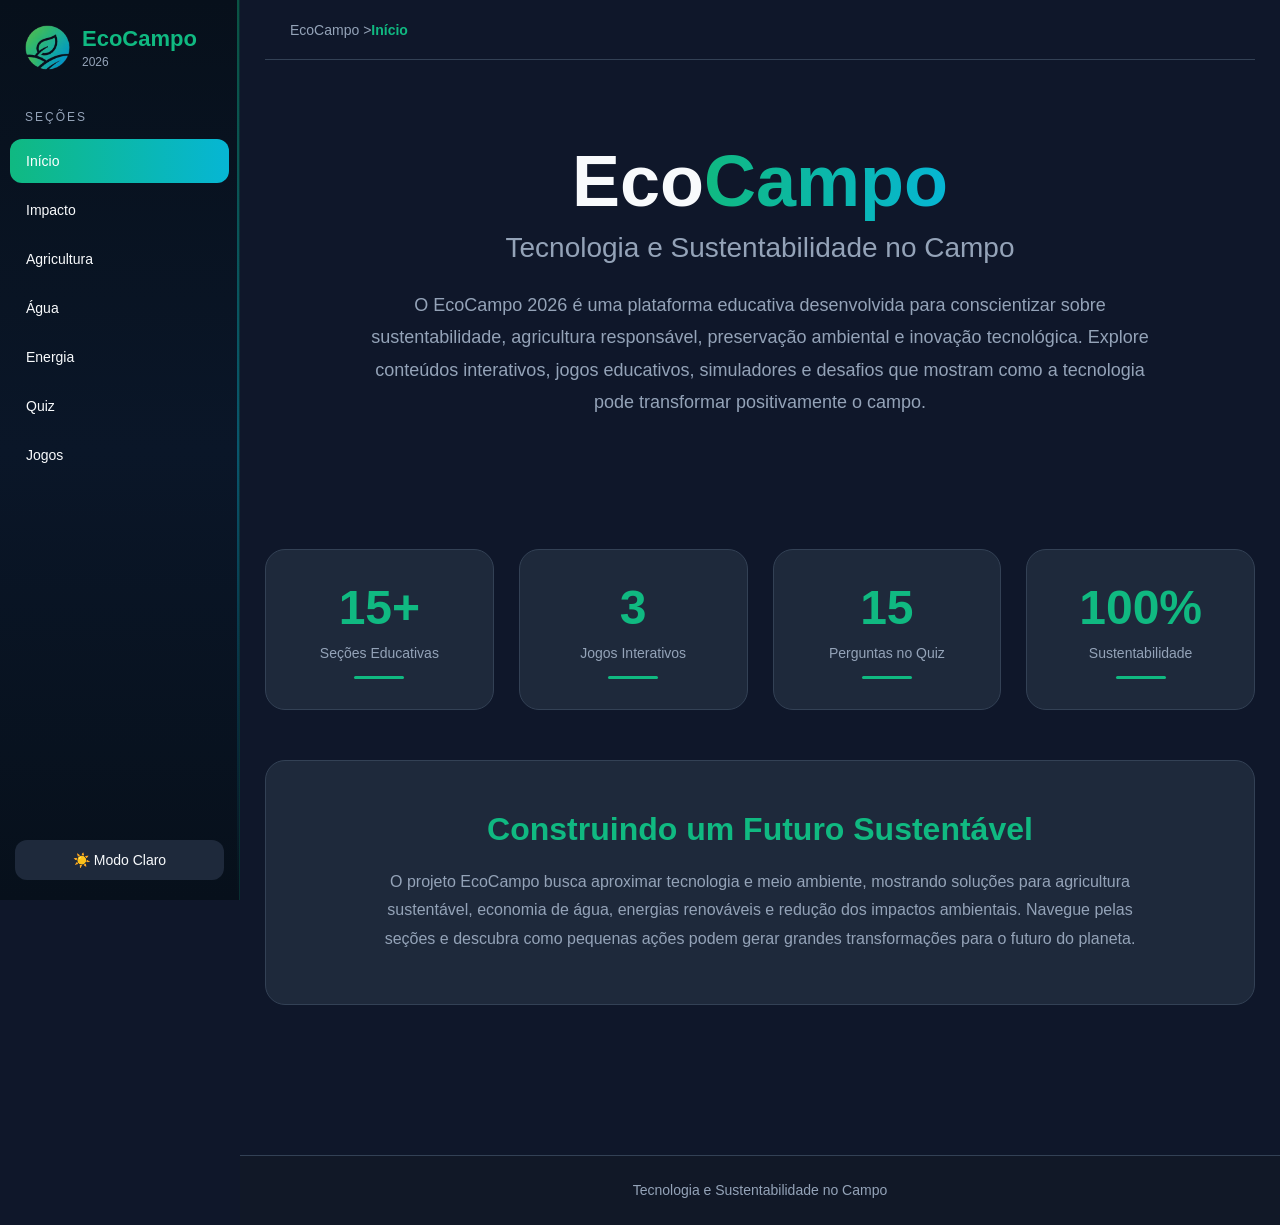
<file: index.html>
<!DOCTYPE html>
<html lang="pt-BR">
<head>
    <meta charset="UTF-8">
    <meta name="viewport" content="width=device-width, initial-scale=1.0">
    <title>EcoCampo 2026 | Início</title>
    <link rel="stylesheet" href="style.css">
</head>
<body>

<aside class="sidebar">
    <div class="logo">
        <img src="img/logo.png" alt="Logo EcoCampo" class="logo-img">
        <div>
            <h2>EcoCampo</h2>
            <span>2026</span>
        </div>
    </div>
    <div class="menu-title">SEÇÕES</div>
    <nav>
        <a class="active" href="index.html">Início</a>
        <a href="impacto.html">Impacto</a>
        <a href="agricultura.html">Agricultura</a>
        <a href="agua.html">Água</a>
        <a href="energia.html">Energia</a>
        <a href="quiz.html">Quiz</a>
        <a href="jogos.html">Jogos</a>
    </nav>
    <button id="themeBtn">Modo Claro</button>
</aside>

<main class="content">
    <div class="breadcrumb">
        EcoCampo > <strong>Início</strong>
    </div>

    <section class="hero">
        <h1>Eco<span>Campo</span></h1>
        <h2>Tecnologia e Sustentabilidade no Campo</h2>
        <p>O EcoCampo 2026 é uma plataforma educativa desenvolvida para conscientizar sobre sustentabilidade, agricultura responsável, preservação ambiental e inovação tecnológica. Explore conteúdos interativos, jogos educativos, simuladores e desafios que mostram como a tecnologia pode transformar positivamente o campo.</p>
    </section>

    <div class="stats-grid">
        <div class="stat-card">
            <h3>15+</h3>
            <p>Seções Educativas</p>
            <div class="line"></div>
        </div>
        <div class="stat-card">
            <h3>3</h3>
            <p>Jogos Interativos</p>
            <div class="line"></div>
        </div>
        <div class="stat-card">
            <h3>15</h3>
            <p>Perguntas no Quiz</p>
            <div class="line"></div>
        </div>
        <div class="stat-card">
            <h3>100%</h3>
            <p>Sustentabilidade</p>
            <div class="line"></div>
        </div>
    </div>

    <section class="about-section">
        <h2>Construindo um Futuro Sustentável</h2>
        <p>O projeto EcoCampo busca aproximar tecnologia e meio ambiente, mostrando soluções para agricultura sustentável, economia de água, energias renováveis e redução dos impactos ambientais. Navegue pelas seções e descubra como pequenas ações podem gerar grandes transformações para o futuro do planeta.</p>
    </section>
</main>

<footer>
    <div class="footer-text">Tecnologia e Sustentabilidade no Campo</div>
    <button id="topBtn">↑</button>
</footer>

<script src="main.js"></script>

</body>
</html>
</file>
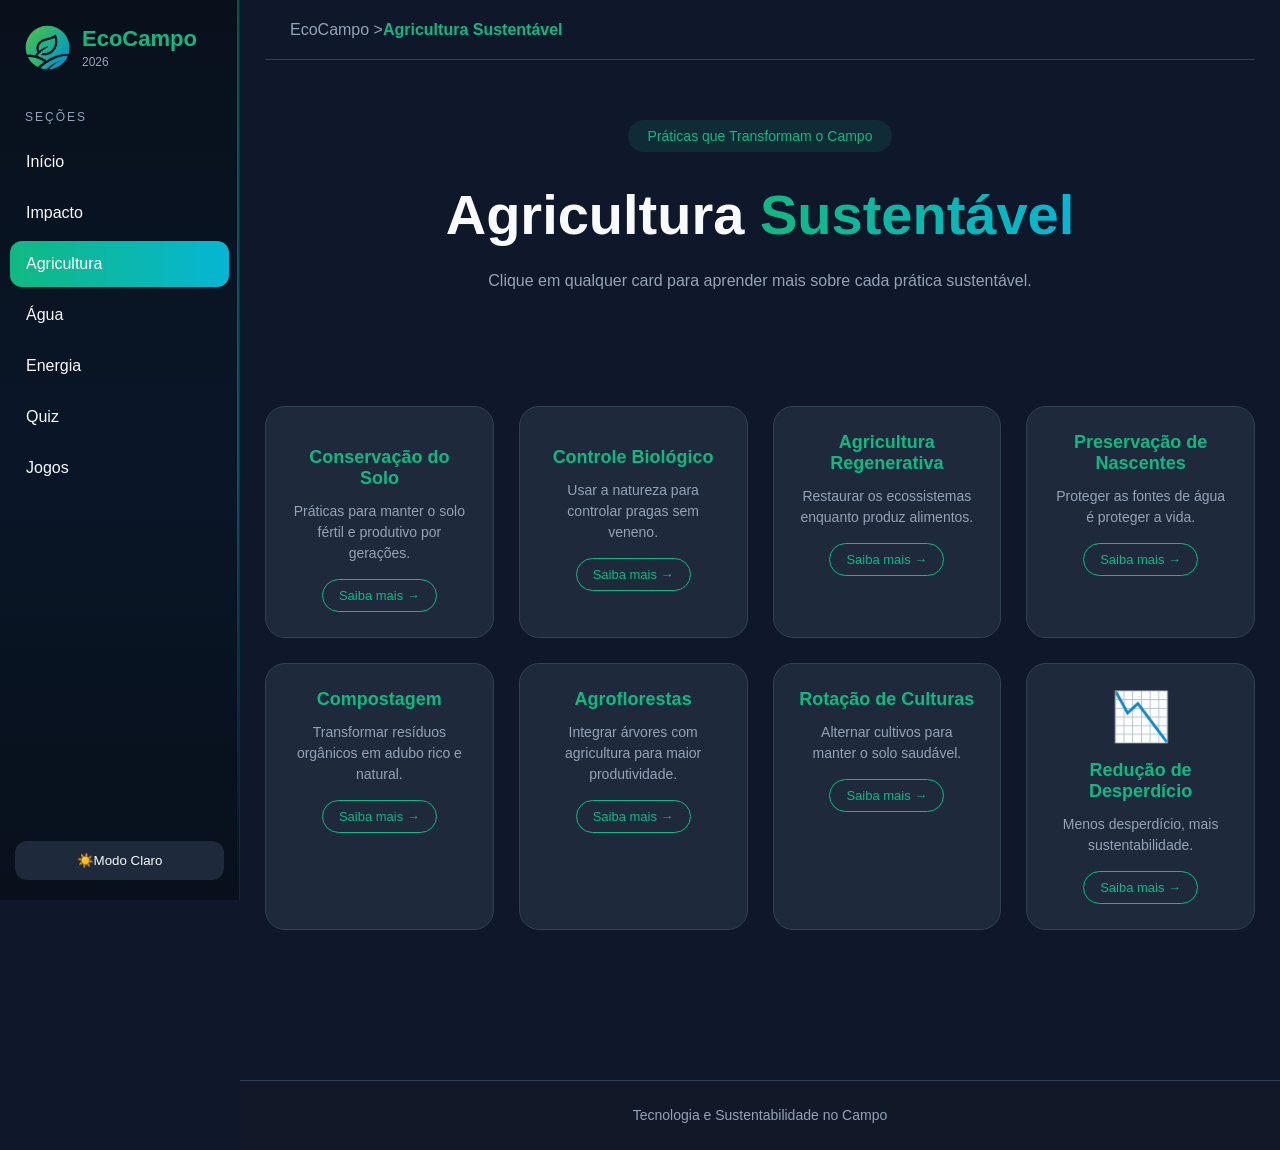
<file: agricultura.html>
<!DOCTYPE html>
<html lang="pt-BR">

<head>
    <meta charset="UTF-8">
    <meta name="viewport" content="width=device-width, initial-scale=1.0">
    <title>EcoCampo 2026 | Agricultura Sustentável</title>
    <link rel="stylesheet" href="agricultura.css">
</head>

<body>
<aside class="sidebar">
    <div class="logo">
        <img src="img/logo.png" alt="Logo EcoCampo" class="logo-img">
        <div>
            <h2>EcoCampo</h2>
            <span>2026</span>
        </div>
    </div>
    <div class="menu-title">SEÇÕES</div>
    <nav>
            <a href="index.html">Início</a>
        <a href="impacto.html">Impacto</a>
        <a class="active" href="agricultura.html">Agricultura</a>
        <a href="agua.html">Água</a>
        <a href="energia.html">Energia</a>
        <a href="quiz.html">Quiz</a>
        <a href="jogos.html">Jogos</a>
    </nav>
    <button id="themeBtn">Modo Claro</button>
</aside>

<main class="content">
        <div class="breadcrumb">
            EcoCampo > <strong>Agricultura Sustentável</strong>
        </div>

        <section class="hero">
            <div class="tag"> Práticas que Transformam o Campo</div>
            <h1>Agricultura <span>Sustentável</span></h1>
            <p>Clique em qualquer card para aprender mais sobre cada prática sustentável.</p>
        </section>

        <div class="cards-grid">
            <!-- Card 1 - Conservação do Solo -->
            <div class="info-card" data-pratica="solo">
                <div class="card-icon"></div>
                <h3>Conservação do Solo</h3>
                <p>Práticas para manter o solo fértil e produtivo por gerações.</p>
                <button class="saiba-mais" onclick="abrirModal('solo')">Saiba mais →</button>
            </div>

            <!-- Card 2 - Controle Biológico -->
            <div class="info-card" data-pratica="biologico">
                <div class="card-icon"></div>
                <h3>Controle Biológico</h3>
                <p>Usar a natureza para controlar pragas sem veneno.</p>
                <button class="saiba-mais" onclick="abrirModal('biologico')">Saiba mais →</button>
            </div>

            <!-- Card 3 - Agricultura Regenerativa -->
            <div class="info-card" data-pratica="regenerativa">
                <h3>Agricultura Regenerativa</h3>
                <p>Restaurar os ecossistemas enquanto produz alimentos.</p>
                <button class="saiba-mais" onclick="abrirModal('regenerativa')">Saiba mais →</button>
            </div>

            <!-- Card 4 - Preservação de Nascentes -->
            <div class="info-card" data-pratica="nascentes">
                <h3>Preservação de Nascentes</h3>
                <p>Proteger as fontes de água é proteger a vida.</p>
                <button class="saiba-mais" onclick="abrirModal('nascentes')">Saiba mais →</button>
            </div>

            <!-- Card 5 - Compostagem -->
            <div class="info-card" data-pratica="compostagem">
                <h3>Compostagem</h3>
                <p>Transformar resíduos orgânicos em adubo rico e natural.</p>
                <button class="saiba-mais" onclick="abrirModal('compostagem')">Saiba mais →</button>
            </div>

            <!-- Card 6 - Agroflorestas -->
            <div class="info-card" data-pratica="agroflorestas">
                <h3>Agroflorestas</h3>
                <p>Integrar árvores com agricultura para maior produtividade.</p>
                <button class="saiba-mais" onclick="abrirModal('agroflorestas')">Saiba mais →</button>
            </div>

            <!-- Card 7 - Rotação de Culturas -->
            <div class="info-card" data-pratica="rotacao">
                <h3>Rotação de Culturas</h3>
                <p>Alternar cultivos para manter o solo saudável.</p>
                <button class="saiba-mais" onclick="abrirModal('rotacao')">Saiba mais →</button>
            </div>

            <!-- Card 8 - Redução de Desperdício -->
            <div class="info-card" data-pratica="desperdicio">
                <div class="card-icon">📉</div>
                <h3>Redução de Desperdício</h3>
                <p>Menos desperdício, mais sustentabilidade.</p>
                <button class="saiba-mais" onclick="abrirModal('desperdicio')">Saiba mais →</button>
            </div>
        </div>
    </main>

    <div id="modal" class="modal">
        <div class="modal-content">
            <span class="close" onclick="fecharModal()">&times;</span>
            <div id="modal-conteudo"></div>
        </div>
    </div>

    <footer>
        <div class="footer-text"> Tecnologia e Sustentabilidade no Campo</div>
        <button id="topBtn">↑</button>
    </footer>

    <script src="agricultura.js"></script>
</body>

</html>
</file>
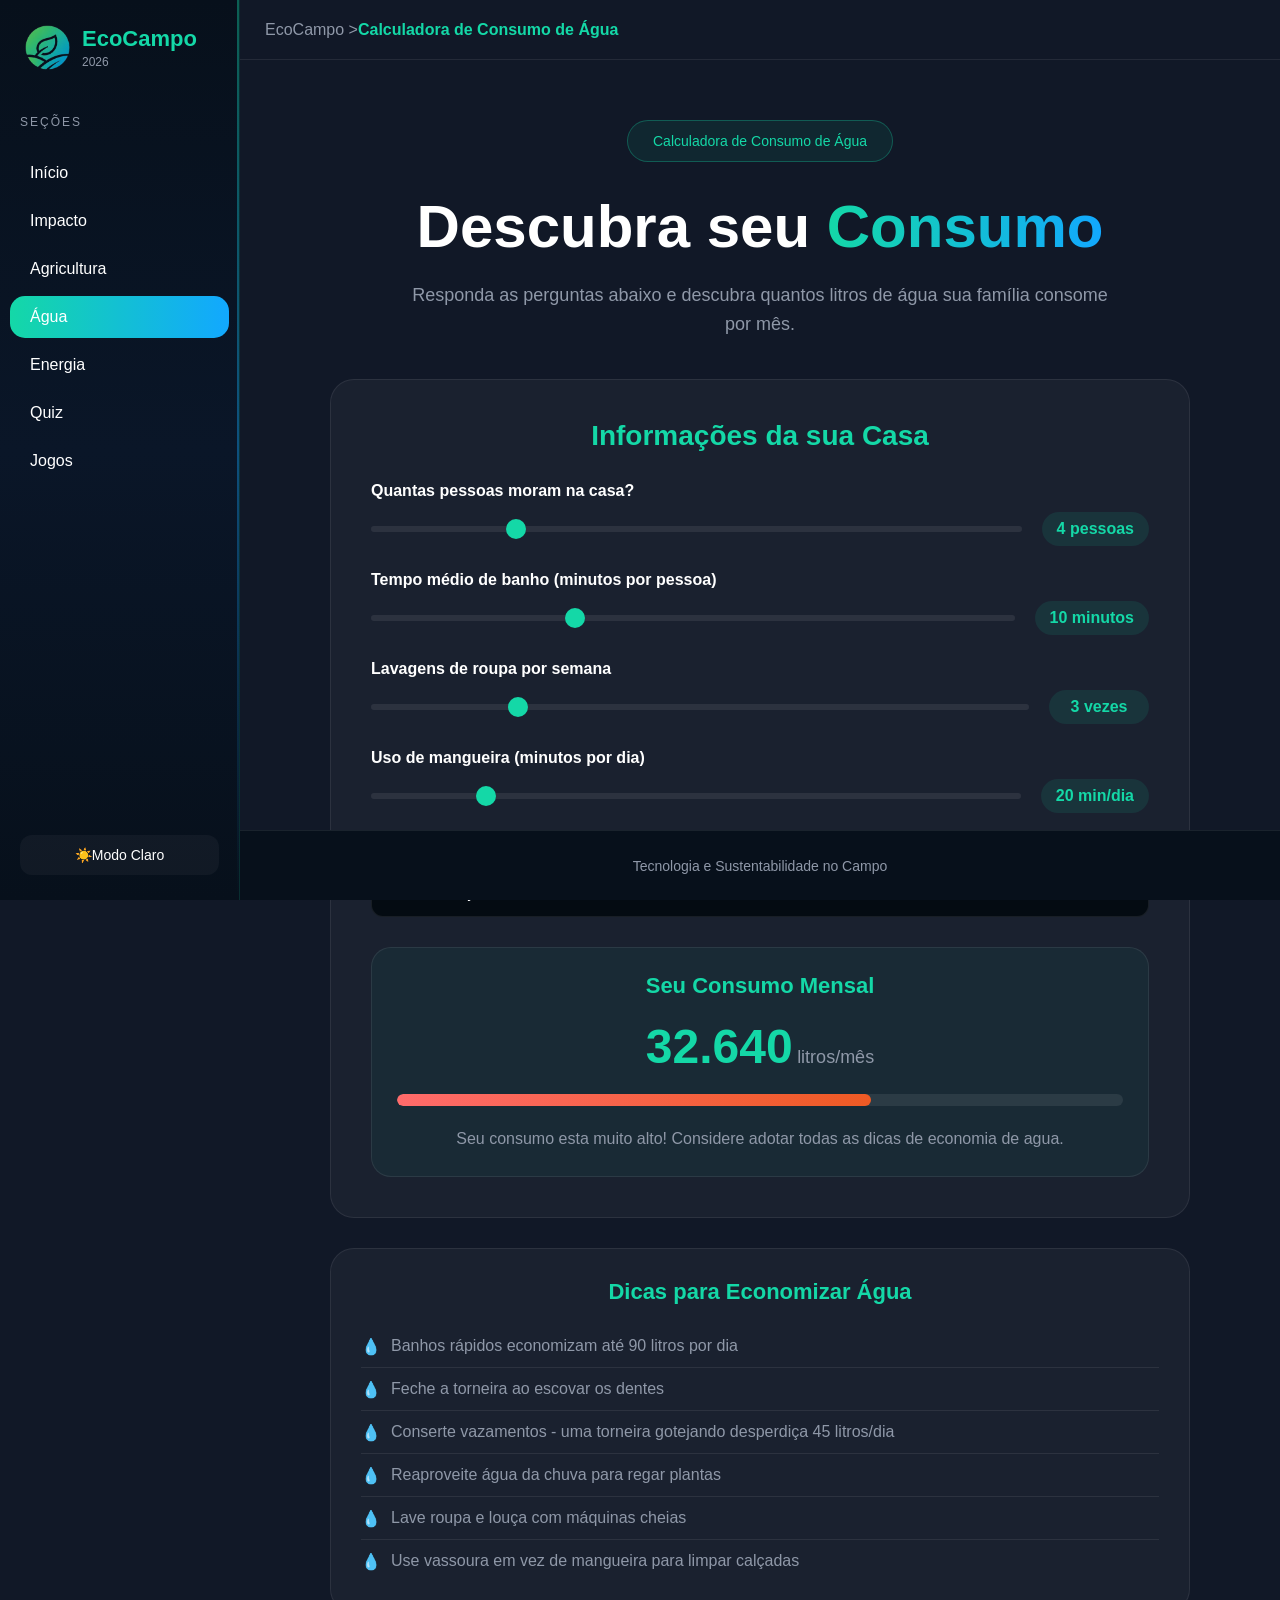
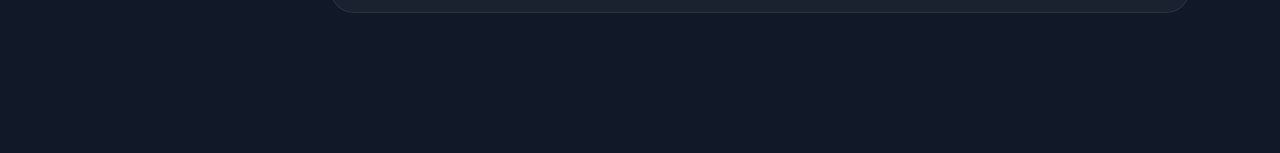
<file: agua.html>
<!DOCTYPE html>
<html lang="pt-BR">

<head>
    <meta charset="UTF-8">
    <meta name="viewport" content="width=device-width, initial-scale=1.0">
    <title>EcoCampo 2026 | Calculadora de Água</title>
    <link rel="stylesheet" href="agua.css">
</head>

<body>
    <aside class="sidebar">
        <div class="logo">
            <img src="img/logo.png" alt="Logo EcoCampo" class="logo-img">
            <div>
                <h2>EcoCampo</h2>
                <span>2026</span>
            </div>
        </div>
        <div class="menu-title">SEÇÕES</div>
        <nav>
            <a href="index.html">Início</a>
            <a href="impacto.html">Impacto</a>
            <a href="agricultura.html">Agricultura</a>
            <a class="active" href="agua.html">Água</a>
            <a href="energia.html">Energia</a>
            <a href="quiz.html">Quiz</a>
            <a href="jogos.html">Jogos</a>
        </nav>
        <button id="themeBtn">Modo Claro</button>
    </aside>

    <main class="content">
        <div class="breadcrumb">
            EcoCampo > <strong>Calculadora de Consumo de Água</strong>
        </div>

        <section class="hero">
            <div class="tag">Calculadora de Consumo de Água</div>
            <h1>Descubra seu <span>Consumo</span></h1>
            <p>Responda as perguntas abaixo e descubra quantos litros de água sua família consome por mês.</p>
        </section>

        <section class="calculator-section">
            <div class="calculator-card">
                <h2>Informações da sua Casa</h2>
                
                <div class="form-group">
                    <label>Quantas pessoas moram na casa?</label>
                    <div class="slider-container">
                        <input type="range" id="pessoas" min="1" max="15" value="4" step="1">
                        <span id="pessoasValor" class="valor-display">4 pessoas</span>
                    </div>
                </div>

                <div class="form-group">
                    <label>Tempo médio de banho (minutos por pessoa)</label>
                    <div class="slider-container">
                        <input type="range" id="banho" min="1" max="30" value="10" step="1">
                        <span id="banhoValor" class="valor-display">10 minutos</span>
                    </div>
                </div>

                <div class="form-group">
                    <label>Lavagens de roupa por semana</label>
                    <div class="slider-container">
                        <input type="range" id="roupa" min="0" max="14" value="3" step="1">
                        <span id="roupaValor" class="valor-display">3 vezes</span>
                    </div>
                </div>

                <div class="form-group">
                    <label>Uso de mangueira (minutos por dia)</label>
                    <div class="slider-container">
                        <input type="range" id="mangueira" min="0" max="120" value="20" step="5">
                        <span id="mangueiraValor" class="valor-display">20 min/dia</span>
                    </div>
                </div>

                <div class="form-group">
                    <label>Você tem jardim, horta ou área para regar?</label>
                    <select id="jardim">
                        <option value="0">Não tenho jardim ou horta</option>
                        <option value="1">Horta pequena ou vasos</option>
                        <option value="2">Jardim médio (quintal)</option>
                        <option value="3">Jardim grande (lote)</option>
                        <option value="4">Chácara ou sítio pequeno</option>
                        <option value="5">Propriedade rural</option>
                    </select>
                </div>

                <div id="resultado" class="resultado">
                    <h3>Seu Consumo Mensal</h3>
                    <div class="consumo-numero">
                        <span id="consumoTotal">0</span>
                        <span class="unidade">litros/mês</span>
                    </div>
                    <div class="barra-consumo">
                        <div id="barra" class="barra"></div>
                    </div>
                    <p id="mensagem" class="mensagem"></p>
                </div>
            </div>

            <div class="dicas-card">
                <h3>Dicas para Economizar Água</h3>
                <ul>
                    <li>Banhos rápidos economizam até 90 litros por dia</li>
                    <li>Feche a torneira ao escovar os dentes</li>
                    <li>Conserte vazamentos - uma torneira gotejando desperdiça 45 litros/dia</li>
                    <li>Reaproveite água da chuva para regar plantas</li>
                    <li>Lave roupa e louça com máquinas cheias</li>
                    <li>Use vassoura em vez de mangueira para limpar calçadas</li>
                </ul>
            </div>
        </section>
    </main>

    <footer>
        <div class="footer-text">Tecnologia e Sustentabilidade no Campo</div>
        <button id="topBtn">↑</button>
    </footer>

    <script src="agua.js"></script>
</body>

</html>
</file>
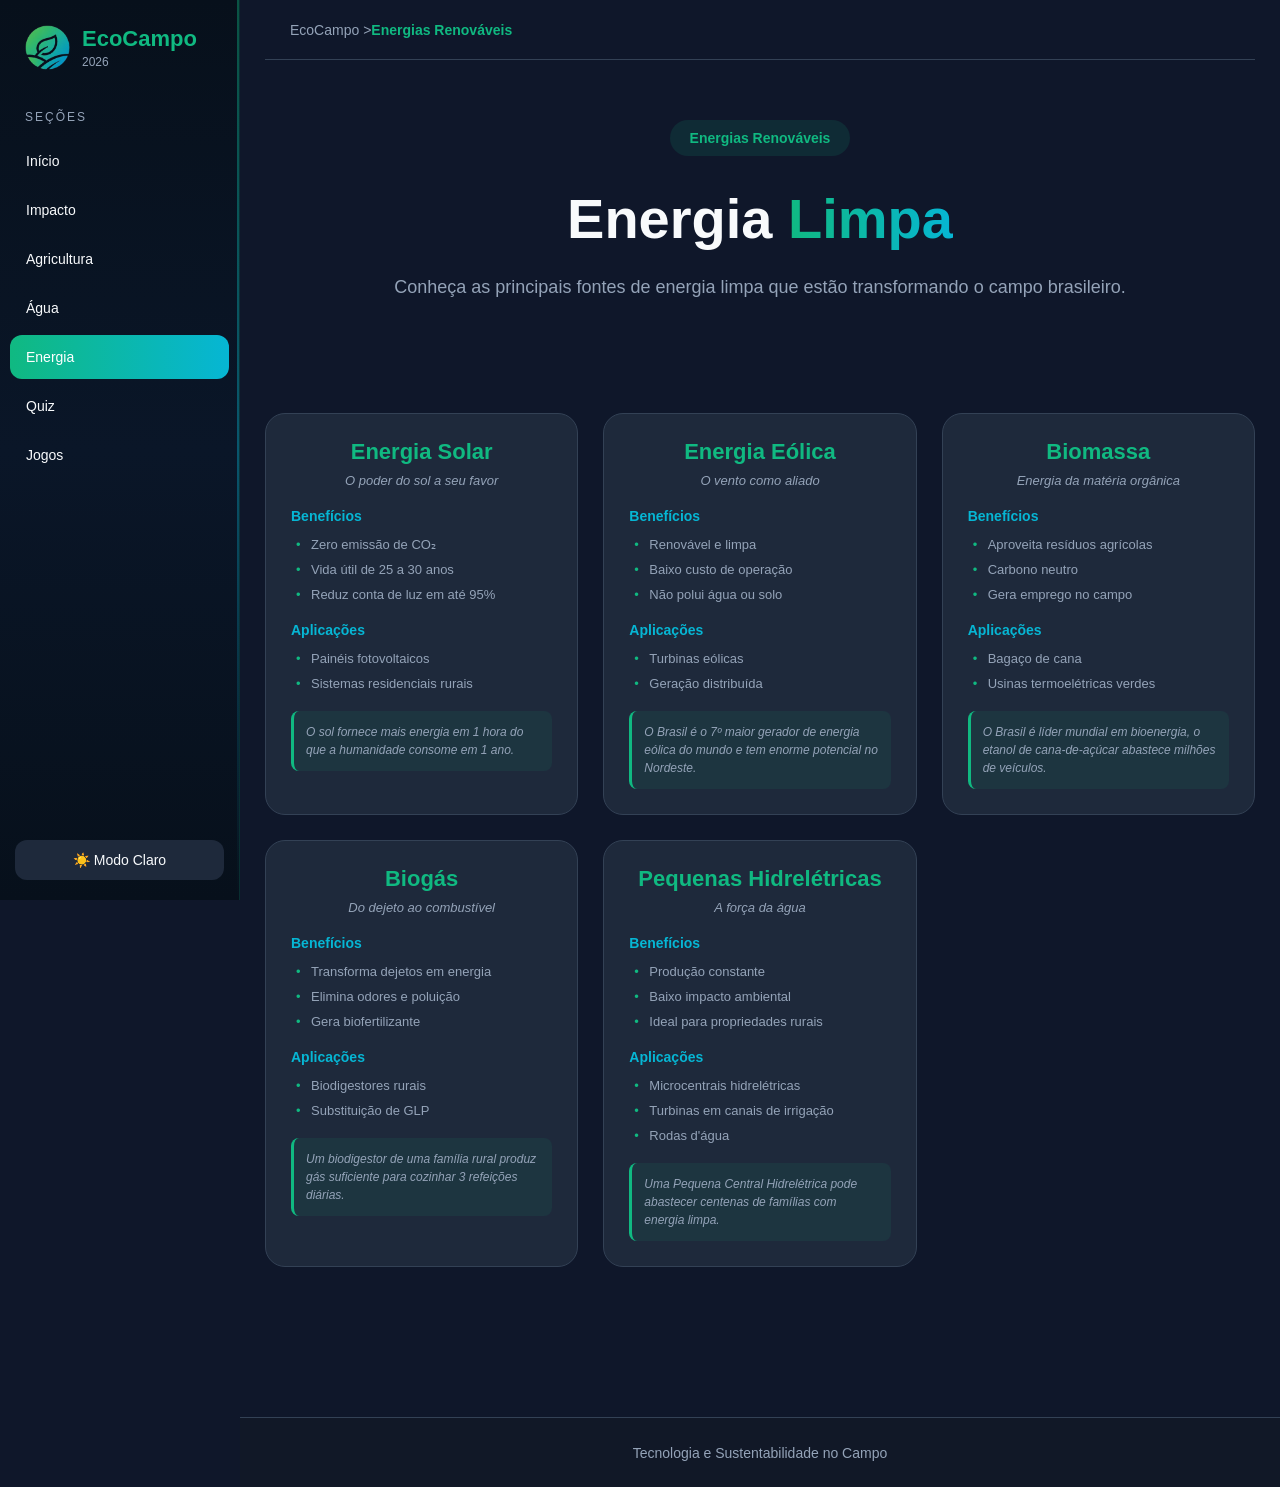
<file: energia.html>
<!DOCTYPE html>
<html lang="pt-BR">

<head>
    <meta charset="UTF-8">
    <meta name="viewport" content="width=device-width, initial-scale=1.0">
    <title>EcoCampo 2026 | Energias Renováveis</title>
    <link rel="stylesheet" href="energia.css">
</head>

<body>
    <aside class="sidebar">
        <div class="logo">
            <img src="img/logo.png" alt="Logo EcoCampo" class="logo-img">
            <div>
                <h2>EcoCampo</h2>
                <span>2026</span>
            </div>
        </div>
        <div class="menu-title">SEÇÕES</div>
        <nav>
            <a href="index.html">Início</a>
            <a href="impacto.html">Impacto</a>
            <a href="agricultura.html">Agricultura</a>
            <a href="agua.html">Água</a>
            <a class="active" href="energia.html">Energia</a>
            <a href="quiz.html">Quiz</a>
            <a href="jogos.html">Jogos</a>
        </nav>
        <button id="themeBtn">Modo Claro</button>
    </aside>

    <main class="content">
        <div class="breadcrumb">
            EcoCampo > <strong>Energias Renováveis</strong>
        </div>

        <section class="hero">
            <div class="tag">Energias Renováveis</div>
            <h1>Energia <span>Limpa</span></h1>
            <p>Conheça as principais fontes de energia limpa que estão transformando o campo brasileiro.</p>
        </section>

        <div class="energia-grid">
            <div class="energia-card">
                <h3>Energia Solar</h3>
                <p class="subtitulo">O poder do sol a seu favor</p>
                <div class="beneficios">
                    <h4>Benefícios</h4>
                    <ul>
                        <li>Zero emissão de CO₂</li>
                        <li>Vida útil de 25 a 30 anos</li>
                        <li>Reduz conta de luz em até 95%</li>
                    </ul>
                </div>
                <div class="aplicacoes">
                    <h4>Aplicações</h4>
                    <ul>
                        <li>Painéis fotovoltaicos</li>
                        <li>Sistemas residenciais rurais</li>
                    </ul>
                </div>
                <div class="curiosidade">
                    <p>O sol fornece mais energia em 1 hora do que a humanidade consome em 1 ano.</p>
                </div>
            </div>

            <div class="energia-card">
                <h3>Energia Eólica</h3>
                <p class="subtitulo">O vento como aliado</p>
                <div class="beneficios">
                    <h4>Benefícios</h4>
                    <ul>
                        <li>Renovável e limpa</li>
                        <li>Baixo custo de operação</li>
                        <li>Não polui água ou solo</li>
                    </ul>
                </div>
                <div class="aplicacoes">
                    <h4>Aplicações</h4>
                    <ul>
                        <li>Turbinas eólicas</li>
                        <li>Geração distribuída</li>
                    </ul>
                </div>
                <div class="curiosidade">
                    <p>O Brasil é o 7º maior gerador de energia eólica do mundo e tem enorme potencial no Nordeste.</p>
                </div>
            </div>

            <div class="energia-card">
                <h3>Biomassa</h3>
                <p class="subtitulo">Energia da matéria orgânica</p>
                <div class="beneficios">
                    <h4>Benefícios</h4>
                    <ul>
                        <li>Aproveita resíduos agrícolas</li>
                        <li>Carbono neutro</li>
                        <li>Gera emprego no campo</li>
                    </ul>
                </div>
                <div class="aplicacoes">
                    <h4>Aplicações</h4>
                    <ul>
                        <li>Bagaço de cana</li>
                        <li>Usinas termoelétricas verdes</li>
                    </ul>
                </div>
                <div class="curiosidade">
                    <p>O Brasil é líder mundial em bioenergia, o etanol de cana-de-açúcar abastece milhões de veículos.</p>
                </div>
            </div>

            <div class="energia-card">
                <h3>Biogás</h3>
                <p class="subtitulo">Do dejeto ao combustível</p>
                <div class="beneficios">
                    <h4>Benefícios</h4>
                    <ul>
                        <li>Transforma dejetos em energia</li>
                        <li>Elimina odores e poluição</li>
                        <li>Gera biofertilizante</li>
                    </ul>
                </div>
                <div class="aplicacoes">
                    <h4>Aplicações</h4>
                    <ul>
                        <li>Biodigestores rurais</li>
                        <li>Substituição de GLP</li>
                    </ul>
                </div>
                <div class="curiosidade">
                    <p>Um biodigestor de uma família rural produz gás suficiente para cozinhar 3 refeições diárias.</p>
                </div>
            </div>

            <div class="energia-card">
                <h3>Pequenas Hidrelétricas</h3>
                <p class="subtitulo">A força da água</p>
                <div class="beneficios">
                    <h4>Benefícios</h4>
                    <ul>
                        <li>Produção constante</li>
                        <li>Baixo impacto ambiental</li>
                        <li>Ideal para propriedades rurais</li>
                    </ul>
                </div>
                <div class="aplicacoes">
                    <h4>Aplicações</h4>
                    <ul>
                        <li>Microcentrais hidrelétricas</li>
                        <li>Turbinas em canais de irrigação</li>
                        <li>Rodas d'água</li>
                    </ul>
                </div>
                <div class="curiosidade">
                    <p>Uma Pequena Central Hidrelétrica pode abastecer centenas de famílias com energia limpa.</p>
                </div>
            </div>
        </div>
    </main>

    <footer>
        <div class="footer-text">Tecnologia e Sustentabilidade no Campo</div>
        <button id="topBtn">↑</button>
    </footer>

    <script src="energia.js"></script>
</body>

</html>
</file>
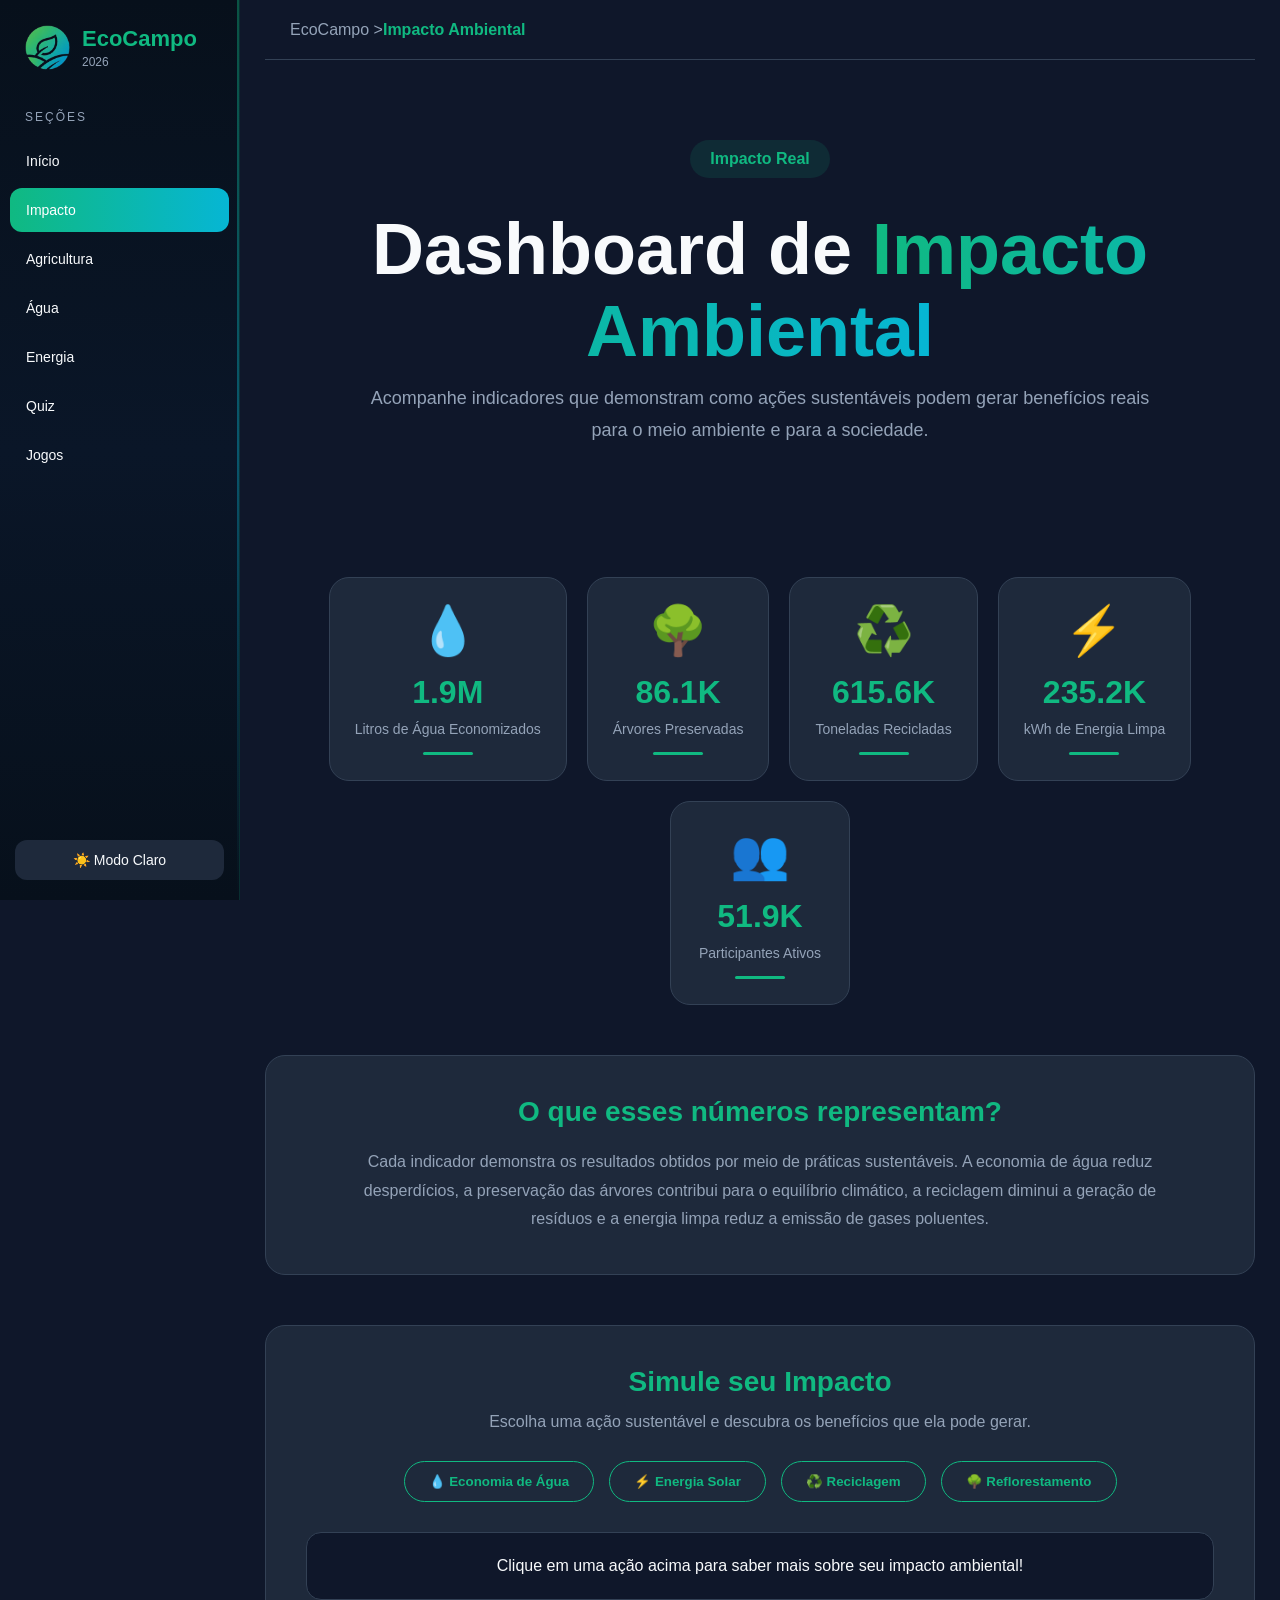
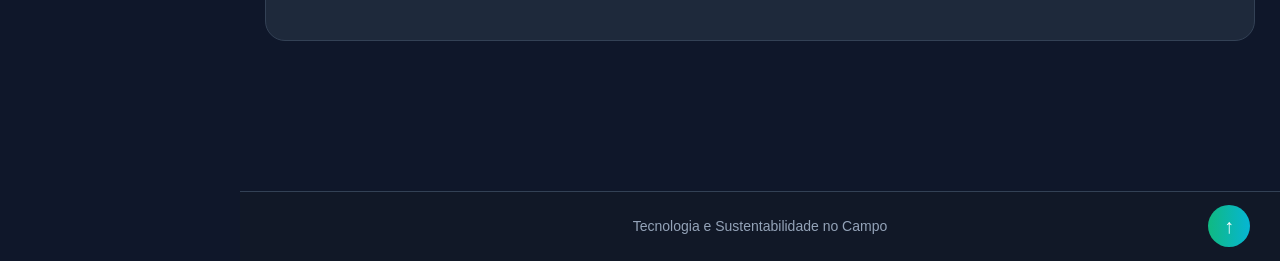
<file: impacto.html>
<!DOCTYPE html>
<html lang="pt-BR">

<head>
    <meta charset="UTF-8">
    <meta name="viewport" content="width=device-width, initial-scale=1.0">
    <title>EcoCampo 2026 | Impacto Ambiental</title>
    <link rel="stylesheet" href="impacto.css">
</head>

<body>
    <aside class="sidebar">
        <div class="logo">
            <img src="img/logo.png" alt="Logo EcoCampo" class="logo-img">
            <div>
                <h2>EcoCampo</h2>
                <span>2026</span>
            </div>
        </div>
        <div class="menu-title">SEÇÕES</div>
        <nav>
            <a href="index.html">Início</a>
            <a class="active" href="impacto.html">Impacto</a>
            <a href="agricultura.html">Agricultura</a>
            <a href="agua.html">Água</a>
            <a href="energia.html">Energia</a>
            <a href="quiz.html">Quiz</a>
            <a href="jogos.html">Jogos</a>
        </nav>
        <button id="themeBtn">Modo Claro</button>
    </aside>

    <main class="content">
        <div class="breadcrumb">
            EcoCampo > <strong>Impacto Ambiental</strong>
        </div>

        <section class="impact-hero">
            <div class="tag">Impacto Real</div>
            <h1>Dashboard de <span>Impacto Ambiental</span></h1>
            <p>Acompanhe indicadores que demonstram como ações sustentáveis podem gerar benefícios reais para o meio ambiente e para a sociedade.</p>
        </section>

        <div class="impact-grid">
            <div class="impact-card">
                <div class="icon-box">💧</div>
                <h2 data-counter="2800000">0</h2>
                <p>Litros de Água Economizados</p>
                <div class="line"></div>
            </div>

            <div class="impact-card">
                <div class="icon-box">🌳</div>
                <h2 data-counter="124500">0</h2>
                <p>Árvores Preservadas</p>
                <div class="line"></div>
            </div>

            <div class="impact-card">
                <div class="icon-box">♻️</div>
                <h2 data-counter="890000">0</h2>
                <p>Toneladas Recicladas</p>
                <div class="line"></div>
            </div>

            <div class="impact-card">
                <div class="icon-box">⚡</div>
                <h2 data-counter="340000">0</h2>
                <p>kWh de Energia Limpa</p>
                <div class="line"></div>
            </div>

            <div class="impact-card">
                <div class="icon-box">👥</div>
                <h2 data-counter="75000">0</h2>
                <p>Participantes Ativos</p>
                <div class="line"></div>
            </div>
        </div>

        <section class="impact-info">
            <h2>O que esses números representam?</h2>
            <p>Cada indicador demonstra os resultados obtidos por meio de práticas sustentáveis. A economia de água reduz desperdícios, a preservação das árvores contribui para o equilíbrio climático, a reciclagem diminui a geração de resíduos e a energia limpa reduz a emissão de gases poluentes.</p>
        </section>

        <section class="simulator-section">
            <h2>Simule seu Impacto</h2>
            <p>Escolha uma ação sustentável e descubra os benefícios que ela pode gerar.</p>
            <div class="simulator-buttons">
                <button onclick="mostrarImpacto('agua')">💧 Economia de Água</button>
                <button onclick="mostrarImpacto('energia')">⚡ Energia Solar</button>
                <button onclick="mostrarImpacto('reciclagem')">♻️ Reciclagem</button>
                <button onclick="mostrarImpacto('arvores')">🌳 Reflorestamento</button>
            </div>
            <div id="resultadoImpacto">
                 Clique em uma ação acima para saber mais sobre seu impacto ambiental!
            </div>
        </section>
    </main>

    <footer>
        <div class="footer-text">Tecnologia e Sustentabilidade no Campo</div>
        <button id="topBtn">↑</button>
    </footer>

    <script src="impacto.js"></script>
</body>

</html>
</file>
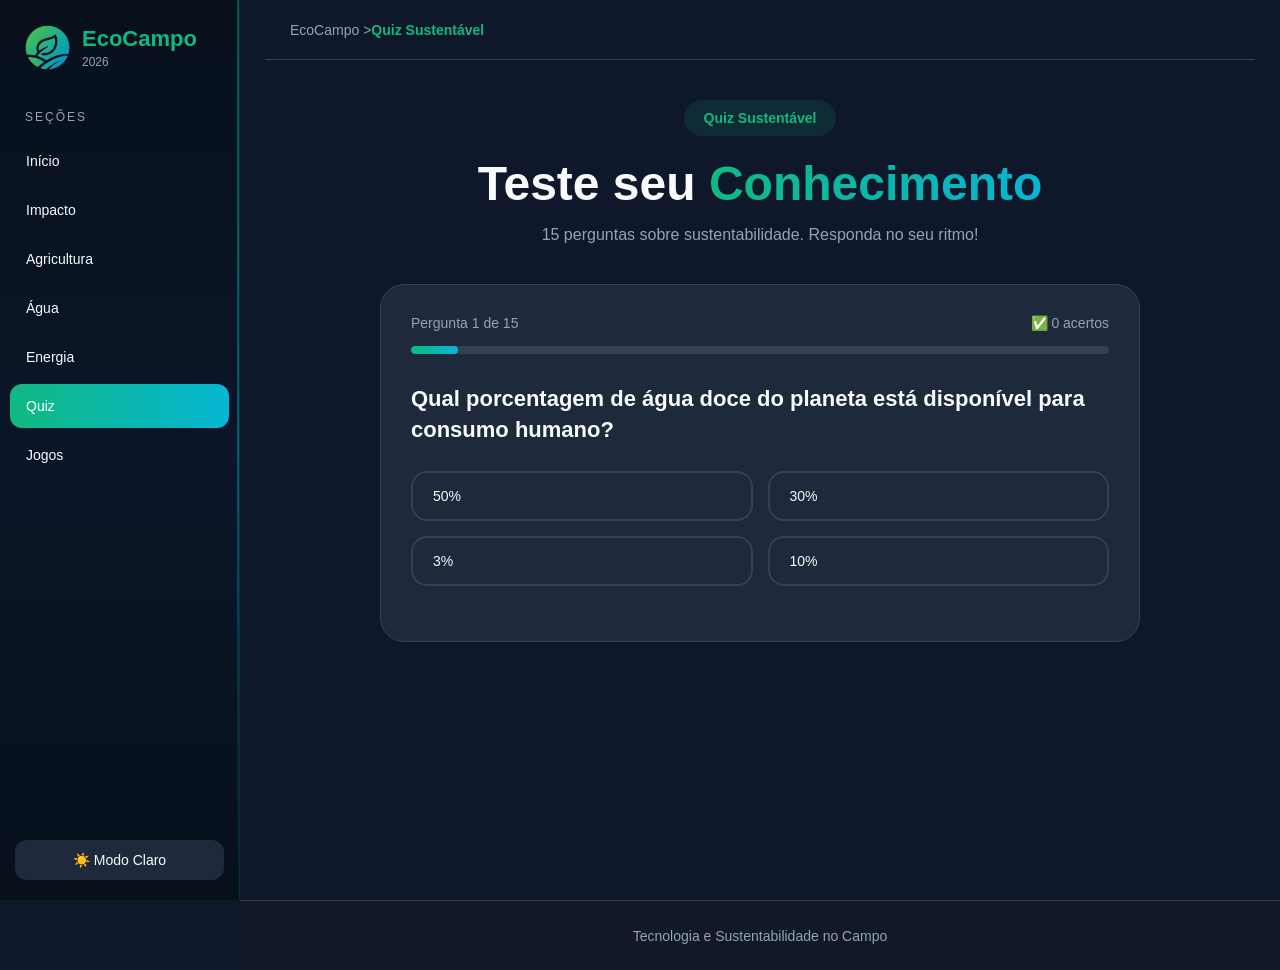
<file: quiz.html>
<!DOCTYPE html>
<html lang="pt-BR">

<head>
    <meta charset="UTF-8">
    <meta name="viewport" content="width=device-width, initial-scale=1.0">
    <title>EcoCampo 2026 | Quiz Sustentável</title>
    <link rel="stylesheet" href="quiz.css">
</head>

<body>
    <aside class="sidebar">
        <div class="logo">
            <img src="img/logo.png" alt="Logo EcoCampo" class="logo-img">
            <div>
                <h2>EcoCampo</h2>
                <span>2026</span>
            </div>
        </div>
        <div class="menu-title">SEÇÕES</div>
        <nav>
            <a href="index.html">Início</a>
            <a href="impacto.html">Impacto</a>
            <a href="agricultura.html">Agricultura</a>
            <a href="agua.html">Água</a>
            <a href="energia.html">Energia</a>
            <a class="active" href="quiz.html">Quiz</a>
            <a href="jogos.html">Jogos</a>
        </nav>
        <button id="themeBtn">☀️ Modo Claro</button>
    </aside>

    <main class="content">
        <div class="breadcrumb">
            EcoCampo > <strong>Quiz Sustentável</strong>
        </div>

        <section class="quiz-section">
            <div class="quiz-container">
                <div class="quiz-header">
                    <span class="tag">Quiz Sustentável</span>
                    <h1>Teste seu <span>Conhecimento</span></h1>
                    <p>15 perguntas sobre sustentabilidade. Responda no seu ritmo!</p>
                </div>

                <div class="quiz-card" id="quizCard">
                    <div class="progress-header">
                        <span>Carregando...</span>
                    </div>
                </div>
            </div>
        </section>
    </main>

    <footer>
        <div class="footer-text">Tecnologia e Sustentabilidade no Campo</div>
        <button id="topBtn">↑</button>
    </footer>

    <script src="quiz.js"></script>
</body>

</html>
</file>
<file: style.css>
* {
    margin: 0;
    padding: 0;
    box-sizing: border-box;
    font-family: 'Segoe UI', sans-serif;
}

html {
    scroll-behavior: smooth;
}

:root {
    --bg: #0f172a;
    --sidebar: #111827;
    --card: #1e293b;
    --text: #f8fafc;
    --secondary: #94a3b8;
    --primary: #10b981;
    --primary2: #06b6d4;
    --border: #334155;
}

body.light {
    --bg: #f8fafc;
    --sidebar: #ffffff;
    --card: #ffffff;
    --text: #111827;
    --secondary: #6b7280;
    --border: #e5e7eb;
}

body {
    background: var(--bg);
    color: var(--text);
    min-height: 100vh;
    overflow-x: hidden;
}

/* ========================================
   SIDEBAR COM GRADIENTE AZUL
   ======================================== */

.sidebar {
    position: fixed;
    top: 0;
    left: 0;
    width: 240px;
    height: 100vh;
    background: linear-gradient(180deg, #07101b 0%, #0a1628 50%, #07101b 100%);
    border-right: 1px solid rgba(20, 216, 167, 0.15);
    display: flex;
    flex-direction: column;
    z-index: 100;
    overflow-y: auto;
}

.sidebar::after {
    content: "";
    position: absolute;
    top: 0;
    right: 0;
    width: 2px;
    height: 100%;
    background: linear-gradient(180deg, var(--primary), var(--primary2), transparent);
    opacity: 0.4;
}

body.light .sidebar {
    background: linear-gradient(180deg, #ffffff 0%, #e8edf5 50%, #ffffff 100%);
}

body.light .sidebar::after {
    opacity: 0.3;
}

/* ========================================
   LOGO - PADRÃO UNIFICADO
   ======================================== */

.logo {
    padding: 25px;
    display: flex;
    align-items: center;
    gap: 12px;
}

.logo-img {
    width: 45px;
    height: 45px;
    object-fit: contain;
}

.logo h2 {
    color: var(--primary);
    font-size: 22px;
    margin: 0;
}

.logo span {
    color: var(--secondary);
    font-size: 12px;
}

/* ========================================
   MENU - PADRÃO UNIFICADO
   ======================================== */

.menu-title {
    padding: 15px 25px;
    color: var(--secondary);
    font-size: 12px;
    letter-spacing: 2px;
}

.sidebar nav {
    display: flex;
    flex-direction: column;
    gap: 5px;
    padding: 0 10px;
}

.sidebar nav a {
    text-decoration: none;
    color: var(--text);
    padding: 14px 16px;
    border-radius: 12px;
    transition: .25s;
    font-size: 14px;
}

.sidebar nav a:hover {
    background: rgba(16, 185, 129, .1);
    transform: translateX(5px);
}

.sidebar nav a.active {
    background: linear-gradient(90deg, var(--primary), var(--primary2));
    color: white;
}

/* ========================================
   BOTÃO TEMA - PADRÃO UNIFICADO
   ======================================== */

#themeBtn {
    margin: auto 15px 20px;
    border: none;
    padding: 12px;
    border-radius: 12px;
    cursor: pointer;
    background: var(--card);
    color: var(--text);
    transition: .3s;
    font-size: 14px;
}

#themeBtn:hover {
    transform: scale(1.02);
    background: var(--primary);
    color: white;
}

/* ========================================
   CONTEÚDO PRINCIPAL
   ======================================== */

.content {
    margin-left: 240px;
    min-height: 100vh;
    padding: 0 25px 100px;
}

.breadcrumb {
    height: 60px;
    display: flex;
    align-items: center;
    padding: 0 25px;
    border-bottom: 1px solid var(--border);
    color: var(--secondary);
    font-size: 14px;
}

.breadcrumb strong {
    color: var(--primary);
}

/* ========================================
   HERO - PADRÃO UNIFICADO
   ======================================== */

.hero {
    text-align: center;
    padding: 80px 20px;
}

.tag {
    display: inline-block;
    padding: 10px 20px;
    border-radius: 30px;
    background: rgba(16, 185, 129, .12);
    color: var(--primary);
    margin-bottom: 30px;
    font-weight: 600;
    font-size: 14px;
}

.hero h1 {
    font-size: 72px;
    margin-bottom: 10px;
}

.hero h1 span {
    background: linear-gradient(90deg, var(--primary), var(--primary2));
    background-clip: text;
    -webkit-background-clip: text;
    color: transparent;
}

.hero h2 {
    font-size: 28px;
    color: var(--secondary);
    margin-bottom: 25px;
    font-weight: 500;
}

.hero p {
    max-width: 800px;
    margin: auto;
    line-height: 1.8;
    color: var(--secondary);
    font-size: 18px;
}

/* ========================================
   GRID DE CARDS - PADRÃO UNIFICADO
   ======================================== */

.stats-grid {
    display: grid;
    grid-template-columns: repeat(4, 1fr);
    gap: 25px;
    margin: 50px 0;
}

.stat-card {
    background: var(--card);
    border: 1px solid var(--border);
    border-radius: 20px;
    padding: 30px 20px;
    text-align: center;
    cursor: pointer;
    transition: .3s;
}

.stat-card:hover {
    transform: translateY(-6px);
    border-color: var(--primary);
    box-shadow: 0 10px 25px rgba(16, 185, 129, .20);
}

.stat-card:hover h3 {
    transform: scale(1.1);
    transition: .3s;
}

.stat-icon {
    font-size: 48px;
    margin-bottom: 15px;
}

.stat-card h3 {
    font-size: 48px;
    color: var(--primary);
    margin-bottom: 10px;
}

.stat-card p {
    color: var(--secondary);
    font-size: 14px;
}

.line {
    width: 50px;
    height: 3px;
    background: var(--primary);
    margin: 15px auto 0;
    border-radius: 10px;
    transition: .3s;
}

.stat-card:hover .line {
    width: 80px;
}

/* ========================================
   SEÇÃO SOBRE - PADRÃO UNIFICADO
   ======================================== */

.about-section {
    background: var(--card);
    border: 1px solid var(--border);
    border-radius: 20px;
    padding: 50px 40px;
    margin: 50px 0;
    text-align: center;
}

.about-section h2 {
    color: var(--primary);
    margin-bottom: 20px;
    font-size: 32px;
}

.about-section p {
    color: var(--secondary);
    line-height: 1.8;
    max-width: 800px;
    margin: 0 auto;
    font-size: 16px;
}

/* ========================================
   RODAPÉ - PADRÃO UNIFICADO
   ======================================== */

footer {
    margin-left: 240px;
    height: 70px;
    border-top: 1px solid var(--border);
    background: var(--sidebar);
    position: relative;
    display: flex;
    justify-content: center;
    align-items: center;
}

.footer-text {
    color: var(--secondary);
    font-size: 14px;
}

#topBtn {
    position: absolute;
    right: 30px;
    width: 42px;
    height: 42px;
    border: none;
    border-radius: 50%;
    cursor: pointer;
    color: white;
    background: linear-gradient(90deg, var(--primary), var(--primary2));
    transition: .3s;
    font-size: 20px;
}

#topBtn:hover {
    transform: translateY(-3px) scale(1.08);
}

/* ========================================
   ANIMAÇÕES
   ======================================== */

.hidden {
    opacity: 0;
    transform: translateY(30px);
    transition: .6s;
}

.show {
    opacity: 1;
    transform: translateY(0);
}

/* ========================================
   SCROLLBAR PERSONALIZADA
   ======================================== */

::-webkit-scrollbar {
    width: 10px;
}

::-webkit-scrollbar-track {
    background: var(--sidebar);
}

::-webkit-scrollbar-thumb {
    background: linear-gradient(var(--primary), var(--primary2));
    border-radius: 10px;
}

::-webkit-scrollbar-thumb:hover {
    background: var(--primary);
}

/* ========================================
   RESPONSIVIDADE - PADRÃO UNIFICADO
   ======================================== */

@media (max-width: 1100px) {
    .stats-grid {
        grid-template-columns: repeat(2, 1fr);
    }
}

@media (max-width: 900px) {
    .sidebar {
        position: relative;
        width: 100%;
        height: auto;
    }
    
    .content {
        margin-left: 0;
    }
    
    footer {
        margin-left: 0;
    }
    
    .hero h1 {
        font-size: 48px;
    }
    
    .hero h2 {
        font-size: 22px;
    }
    
    .hero p {
        font-size: 16px;
    }
}

@media (max-width: 600px) {
    .stats-grid {
        grid-template-columns: 1fr;
    }
    
    .hero h1 {
        font-size: 36px;
    }
    
    .stat-card h3 {
        font-size: 36px;
    }
    
    .about-section {
        padding: 30px 20px;
    }
    
    .about-section h2 {
        font-size: 24px;
    }
}
</file>
<file: agricultura.css>
* {
    margin: 0;
    padding: 0;
    box-sizing: border-box;
    font-family: 'Segoe UI', sans-serif;
}

html {
    scroll-behavior: smooth;
}

:root {
    --bg: #0f172a;
    --sidebar: #111827;
    --card: #1e293b;
    --text: #f8fafc;
    --secondary: #94a3b8;
    --primary: #10b981;
    --primary2: #06b6d4;
    --border: #334155;
}

body.light {
    --bg: #f8fafc;
    --sidebar: #ffffff;
    --card: #ffffff;
    --text: #111827;
    --secondary: #6b7280;
    --border: #e5e7eb;
}

body {
    background: var(--bg);
    color: var(--text);
    min-height: 100vh;
    overflow-x: hidden;
}

.sidebar {
    position: fixed;
    top: 0;
    left: 0;
    width: 240px;
    height: 100vh;
    background: linear-gradient(180deg, #07101b 0%, #0a1628 50%, #07101b 100%);
    border-right: 1px solid rgba(20, 216, 167, 0.15);
    display: flex;
    flex-direction: column;
    z-index: 100;
    overflow-y: auto;
}

.sidebar::after {
    content: "";
    position: absolute;
    top: 0;
    right: 0;
    width: 2px;
    height: 100%;
    background: linear-gradient(180deg, var(--primary), var(--primary2), transparent);
    opacity: 0.4;
}

body.light .sidebar {
    background: linear-gradient(180deg, #ffffff 0%, #e8edf5 50%, #ffffff 100%);
}

body.light .sidebar::after {
    opacity: 0.3;
}


.logo {
    padding: 25px;
    display: flex;
    align-items: center;
    gap: 12px;
}

.logo-img {
    width: 45px;
    height: 45px;
    object-fit: contain;
}

.logo h2 {
    color: var(--primary);
    font-size: 22px;
}

.logo span {
    color: var(--secondary);
    font-size: 12px;
}
.menu-title {
    padding: 15px 25px;
    color: var(--secondary);
    font-size: 12px;
    letter-spacing: 2px;
}

.sidebar nav {
    display: flex;
    flex-direction: column;
    gap: 5px;
    padding: 0 10px;
}

.sidebar nav a {
    text-decoration: none;
    color: var(--text);
    padding: 14px 16px;
    border-radius: 12px;
    transition: .25s;
}

.sidebar nav a:hover {
    background: rgba(16, 185, 129, .1);
    transform: translateX(5px);
}

.sidebar nav a.active {
    background: linear-gradient(90deg, var(--primary), var(--primary2));
    color: white;
}

#themeBtn {
    margin: auto 15px 20px;
    border: none;
    padding: 12px;
    border-radius: 12px;
    cursor: pointer;
    background: var(--card);
    color: var(--text);
    transition: .3s;
}

#themeBtn:hover {
    transform: scale(1.02);
    background: var(--primary);
    color: white;
}

.content {
    margin-left: 240px;
    min-height: 100vh;
    padding: 0 25px 100px;
}

.breadcrumb {
    height: 60px;
    display: flex;
    align-items: center;
    padding: 0 25px;
    border-bottom: 1px solid var(--border);
    color: var(--secondary);
}

.breadcrumb strong {
    color: var(--primary);
}
.hero {
    text-align: center;
    padding: 60px 20px;
}

.tag {
    display: inline-block;
    padding: 8px 20px;
    border-radius: 30px;
    background: rgba(16, 185, 129, .12);
    color: var(--primary);
    margin-bottom: 30px;
    font-size: 14px;
    font-weight: 500;
}

.hero h1 {
    font-size: 56px;
    margin-bottom: 20px;
}

.hero h1 span {
    background: linear-gradient(90deg, var(--primary), var(--primary2));
    background-clip: text;
    -webkit-background-clip: text;
    color: transparent;
}

.hero p {
    max-width: 800px;
    margin: auto;
    line-height: 1.8;
    color: var(--secondary);
    font-size: 16px;
}

.cards-grid {
    display: grid;
    grid-template-columns: repeat(4, 1fr);
    gap: 25px;
    margin: 50px 0;
}

.info-card {
    background: var(--card);
    border: 1px solid var(--border);
    border-radius: 20px;
    padding: 25px;
    text-align: center;
    cursor: pointer;
    transition: all 0.3s ease;
}

.info-card:hover {
    transform: translateY(-8px);
    border-color: var(--primary);
    box-shadow: 0 10px 25px rgba(16, 185, 129, .20);
}

.card-icon {
    font-size: 48px;
    margin-bottom: 15px;
}

.info-card h3 {
    color: var(--primary);
    margin-bottom: 12px;
    font-size: 18px;
}

.info-card p {
    color: var(--secondary);
    font-size: 14px;
    line-height: 1.5;
    margin-bottom: 15px;
}

.saiba-mais {
    background: transparent;
    border: 1px solid var(--primary);
    color: var(--primary);
    padding: 8px 16px;
    border-radius: 25px;
    cursor: pointer;
    transition: all 0.3s ease;
    font-size: 13px;
}

.saiba-mais:hover {
    background: var(--primary);
    color: white;
    transform: scale(1.05);
}

.modal {
    display: none;
    position: fixed;
    z-index: 1000;
    left: 0;
    top: 0;
    width: 100%;
    height: 100%;
    background-color: rgba(0, 0, 0, 0.7);
    backdrop-filter: blur(5px);
}

.modal-content {
    background: var(--card);
    margin: 10% auto;
    padding: 30px;
    border-radius: 24px;
    width: 90%;
    max-width: 600px;
    position: relative;
    border: 1px solid var(--primary);
    animation: modalFadeIn 0.3s ease;
}

@keyframes modalFadeIn {
    from {
        opacity: 0;
        transform: translateY(-50px);
    }
    to {
        opacity: 1;
        transform: translateY(0);
    }
}

.close {
    position: absolute;
    right: 20px;
    top: 15px;
    font-size: 28px;
    font-weight: bold;
    cursor: pointer;
    color: var(--secondary);
    transition: 0.3s;
}

.close:hover {
    color: var(--primary);
}

#modal-conteudo {
    color: var(--text);
}

#modal-conteudo h2 {
    color: var(--primary);
    margin-bottom: 20px;
}

#modal-conteudo h3 {
    color: var(--primary2);
    margin: 20px 0 10px;
}

#modal-conteudo ul {
    margin: 15px 0;
    padding-left: 20px;
}

#modal-conteudo li {
    margin: 8px 0;
    color: var(--secondary);
}

#modal-conteudo p {
    line-height: 1.6;
    color: var(--secondary);
}

.beneficio-box {
    background: rgba(16, 185, 129, 0.1);
    border-left: 3px solid var(--primary);
    padding: 15px;
    margin: 15px 0;
    border-radius: 10px;
}

footer {
    margin-left: 240px;
    height: 70px;
    border-top: 1px solid var(--border);
    background: var(--sidebar);
    position: relative;
    display: flex;
    justify-content: center;
    align-items: center;
}

.footer-text {
    color: var(--secondary);
    font-size: 14px;
}

#topBtn {
    position: absolute;
    right: 30px;
    width: 42px;
    height: 42px;
    border: none;
    border-radius: 50%;
    cursor: pointer;
    color: white;
    background: linear-gradient(90deg, var(--primary), var(--primary2));
    transition: .3s;
    font-size: 20px;
}

#topBtn:hover {
    transform: translateY(-3px) scale(1.08);
}

/* ANIMACOES */
.hidden {
    opacity: 0;
    transform: translateY(30px);
    transition: .6s;
}

.show {
    opacity: 1;
    transform: translateY(0);
}

::-webkit-scrollbar {
    width: 10px;
}

::-webkit-scrollbar-track {
    background: var(--sidebar);
}

::-webkit-scrollbar-thumb {
    background: linear-gradient(var(--primary), var(--primary2));
    border-radius: 10px;
}

::-webkit-scrollbar-thumb:hover {
    background: var(--primary);
}

/* RESPONSIVIDADE */
@media (max-width: 1100px) {
    .cards-grid {
        grid-template-columns: repeat(3, 1fr);
    }
}

@media (max-width: 900px) {
    .sidebar {
        position: relative;
        width: 100%;
        height: auto;
    }
    
    .content {
        margin-left: 0;
    }
    
    footer {
        margin-left: 0;
    }
    
    .hero h1 {
        font-size: 40px;
    }
    
    .cards-grid {
        grid-template-columns: repeat(2, 1fr);
    }
}

@media (max-width: 600px) {
    .cards-grid {
        grid-template-columns: 1fr;
    }
    
    .hero h1 {
        font-size: 32px;
    }
    
    .modal-content {
        margin: 30% auto;
        padding: 20px;
    }
}
</file>
<file: agua.css>
* {
    margin: 0;
    padding: 0;
    box-sizing: border-box;
    font-family: 'Segoe UI', Tahoma, Geneva, Verdana, sans-serif;
}

:root {
    --bg: #040b12;
    --sidebar: #07101b;
    --card: rgba(255, 255, 255, .04);
    --text: #ffffff;
    --secondary: #8f98a8;
    --primary: #14d8a7;
    --primary2: #12a8ff;
    --border: rgba(255, 255, 255, .08);
}


body.light {
    --bg: #f5f7fa;
    --sidebar: #ffffff;
    --card: rgba(255, 255, 255, .9);
    --text: #111827;
    --secondary: #6b7280;
    --border: rgba(0, 0, 0, .08);
}

body {
    background: #111827;
    color: var(--text);
    display: flex;
    min-height: 100vh; 
    overflow-x: hidden;
}

.sidebar {
    position: fixed;
    top: 0;
    left: 0;
    width: 240px;
    height: 100vh;
    background: linear-gradient(180deg, #07101b 0%, #0a1628 50%, #07101b 100%);
    border-right: 1px solid rgba(20, 216, 167, 0.15);
    display: flex;
    flex-direction: column;
    z-index: 100;
    overflow-y: auto;
}

.sidebar::after {
    content: "";
    position: absolute;
    top: 0;
    right: 0;
    width: 2px;
    height: 100%;
    background: linear-gradient(180deg, var(--primary), var(--primary2), transparent);
    opacity: 0.4;
}

body.light .sidebar {
    background: linear-gradient(180deg, #ffffff 0%, #f0f4f8 50%, #ffffff 100%);
}

body.light .sidebar::after {
    opacity: 0.3;
}

.logo {
    padding: 25px;
    display: flex;
    align-items: center;
    gap: 12px;
}

.logo-img {
    width: 45px;
    height: 45px;
    object-fit: contain;
}

.logo h2 {
    color: var(--primary);
    font-size: 22px;
}

.logo span {
    color: var(--secondary);
    font-size: 12px;
}


.menu-title {
    padding: 20px;
    color: var(--secondary);
    font-size: 12px;
    letter-spacing: 2px;
}

nav {
    display: flex;
    flex-direction: column;
}

nav a {
    text-decoration: none;
    color: var(--text);
    padding: 12px 20px;
    margin: 3px 10px;
    border-radius: 15px;
    transition: all 0.3s ease;
}

nav a:hover {
    background: rgba(20, 216, 167, 0.1);
    transform: translateX(5px);
}

.active {
    background: linear-gradient(90deg, var(--primary), var(--primary2));
    color: white;
}

#themeBtn {
    margin-top: auto;
    margin-left: 20px;
    margin-right: 20px;
    margin-bottom: 25px;
    padding: 12px;
    border: none;
    border-radius: 12px;
    cursor: pointer;
    font-size: 14px;
    transition: all 0.3s ease;
    background: var(--card);
    color: var(--text);
}

#themeBtn:hover {
    transform: scale(1.02);
    background: var(--primary);
    color: white;
}

.content {
    margin-left: 240px;
    flex: 1;
    min-height: 100vh;
    padding-bottom: 100px;
}

.breadcrumb {
    height: 60px;
    display: flex;
    align-items: center;
    padding-left: 25px;
    border-bottom: 1px solid var(--border);
    color: var(--secondary);
}

.breadcrumb strong {
    color: var(--primary);
}

.hero {
    text-align: center;
    padding-top: 60px;
    padding-left: 20px;
    padding-right: 20px;
}

.tag {
    display: inline-block;
    padding: 12px 25px;
    border-radius: 50px;
    color: var(--primary);
    border: 1px solid rgba(20, 216, 167, 0.3);
    background: rgba(20, 216, 167, 0.08);
    margin-bottom: 30px;
    font-size: 14px;
}

.hero h1 {
    font-size: 60px;
    font-weight: 900;
    margin-bottom: 20px;
}

.hero h1 span {
    background: linear-gradient(90deg, var(--primary), var(--primary2));
    background-clip: text;
    -webkit-background-clip: text;
    color: transparent;
}

.hero p {
    max-width: 700px;
    margin: 0 auto;
    font-size: 18px;
    line-height: 1.6;
    color: var(--secondary);
}

.calculator-section {
    max-width: 900px;
    margin: 40px auto;
    padding: 0 20px;
}

.calculator-card {
    background: var(--card);
    border: 1px solid var(--border);
    border-radius: 24px;
    padding: 40px;
    margin-bottom: 30px;
}

.calculator-card h2 {
    color: var(--primary);
    margin-bottom: 30px;
    text-align: center;
    font-size: 28px;
}

.form-group {
    margin-bottom: 25px;
}

.form-group label {
    display: block;
    margin-bottom: 12px;
    font-weight: 600;
    color: var(--text);
}

.slider-container {
    display: flex;
    align-items: center;
    gap: 20px;
    flex-wrap: wrap;
}

input[type="range"] {
    flex: 1;
    height: 6px;
    -webkit-appearance: none;
    background: var(--border);
    border-radius: 5px;
    outline: none;
}

input[type="range"]::-webkit-slider-thumb {
    -webkit-appearance: none;
    width: 20px;
    height: 20px;
    border-radius: 50%;
    background: var(--primary);
    cursor: pointer;
    transition: transform 0.2s;
}

input[type="range"]::-webkit-slider-thumb:hover {
    transform: scale(1.2);
}

.valor-display {
    min-width: 100px;
    padding: 8px 15px;
    background: rgba(20, 216, 167, 0.1);
    border-radius: 20px;
    text-align: center;
    color: var(--primary);
    font-weight: 600;
}

select {
    width: 100%;
    padding: 14px;
    border-radius: 12px;
    background: var(--bg);
    border: 1px solid var(--border);
    color: var(--text);
    font-size: 16px;
    cursor: pointer;
    transition: all 0.3s;
}

select:hover {
    border-color: var(--primary);
}

select option {
    background: var(--sidebar);
}


.resultado {
    margin-top: 30px;
    padding: 25px;
    border-radius: 20px;
    background: rgba(20, 216, 167, 0.05);
    border: 1px solid var(--border);
    text-align: center;
}

.resultado h3 {
    color: var(--primary);
    margin-bottom: 20px;
    font-size: 22px;
}

.consumo-numero {
    margin-bottom: 20px;
}

.consumo-numero span:first-child {
    font-size: 48px;
    font-weight: 800;
    color: var(--primary);
}

.unidade {
    font-size: 18px;
    color: var(--secondary);
}

.barra-consumo {
    height: 12px;
    background: var(--border);
    border-radius: 10px;
    overflow: hidden;
    margin: 20px 0;
}

.barra {
    width: 0%;
    height: 100%;
    background: linear-gradient(90deg, var(--primary), var(--primary2));
    border-radius: 10px;
    transition: width 0.3s ease;
}

.mensagem {
    color: var(--secondary);
    line-height: 1.6;
    margin-top: 15px;
}

.dicas-card {
    background: var(--card);
    border: 1px solid var(--border);
    border-radius: 24px;
    padding: 30px;
}

.dicas-card h3 {
    color: var(--primary);
    margin-bottom: 20px;
    text-align: center;
    font-size: 22px;
}

.dicas-card ul {
    list-style: none;
}

.dicas-card li {
    padding: 12px 0;
    padding-left: 30px;
    position: relative;
    color: var(--secondary);
    border-bottom: 1px solid var(--border);
}

.dicas-card li:last-child {
    border-bottom: none;
}

.dicas-card li::before {
    content: "💧";
    position: absolute;
    left: 0;
}


footer {
    position: fixed;
    bottom: 0;
    left: 240px;
    right: 0;
    height: 70px;
    background: var(--sidebar);
    border-top: 1px solid var(--border);
    display: flex;
    justify-content: center;
    align-items: center;
    z-index: 100;
}

.footer-text {
    color: var(--secondary);
    font-size: 14px;
}

#topBtn {
    position: absolute;
    right: 30px;
    width: 42px;
    height: 42px;
    border: none;
    border-radius: 50%;
    cursor: pointer;
    color: white;
    background: linear-gradient(90deg, var(--primary), var(--primary2));
    transition: all 0.3s ease;
    font-size: 18px;
}

#topBtn:hover {
    transform: translateY(-3px) scale(1.08);
}

.hidden {
    opacity: 0;
    transform: translateY(30px);
    transition: all 0.6s ease;
}

.show {
    opacity: 1;
    transform: translateY(0);
}

::-webkit-scrollbar {
    width: 10px;
}

::-webkit-scrollbar-track {
    background: var(--sidebar);
}

::-webkit-scrollbar-thumb {
    background: linear-gradient(var(--primary), var(--primary2));
    border-radius: 10px;
}

::-webkit-scrollbar-thumb:hover {
    background: var(--primary);
}

body.fade-out {
    opacity: 0;
    transition: opacity 0.3s ease;
}

body {
    opacity: 1;
    transition: opacity 0.3s ease;
}

@media (max-width: 900px) {
    .sidebar {
        position: relative;
        width: 100%;
        height: auto;
    }
    
    .content {
        margin-left: 0;
    }
    
    footer {
        left: 0;
        position: relative;
        margin-top: 30px;
    }
    
    .hero h1 {
        font-size: 40px;
    }
    
    .calculator-card {
        padding: 25px;
    }
    
    .consumo-numero span:first-child {
        font-size: 36px;
    }
}

@media (max-width: 600px) {
    .hero h1 {
        font-size: 32px;
    }
    
    .hero p {
        font-size: 16px;
    }
    
    .calculator-card h2 {
        font-size: 22px;
    }
    
    .slider-container {
        flex-direction: column;
        align-items: stretch;
    }
    
    .valor-display {
        text-align: center;
    }
    
    .dicas-card li {
        font-size: 14px;
    }
    
    #topBtn {
        right: 15px;
        width: 36px;
        height: 36px;
        font-size: 16px;
    }
}
</file>
<file: energia.css>
* {
    margin: 0;
    padding: 0;
    box-sizing: border-box;
    font-family: 'Segoe UI', sans-serif;
}

html {
    scroll-behavior: smooth;
}

:root {
    --bg: #0f172a;
    --sidebar: #111827;
    --card: #1e293b;
    --text: #f8fafc;
    --secondary: #94a3b8;
    --primary: #10b981;
    --primary2: #06b6d4;
    --border: #334155;
}

body.light {
    --bg: #f8fafc;
    --sidebar: #ffffff;
    --card: #ffffff;
    --text: #111827;
    --secondary: #6b7280;
    --border: #e5e7eb;
}

body {
    background: var(--bg);
    color: var(--text);
    min-height: 100vh;
    overflow-x: hidden;
}

.sidebar {
    position: fixed;
    top: 0;
    left: 0;
    width: 240px;
    height: 100vh;
    background: linear-gradient(180deg, #07101b 0%, #0a1628 50%, #07101b 100%);
    border-right: 1px solid rgba(20, 216, 167, 0.15);
    display: flex;
    flex-direction: column;
    z-index: 100;
    overflow-y: auto;
}

.sidebar::after {
    content: "";
    position: absolute;
    top: 0;
    right: 0;
    width: 2px;
    height: 100%;
    background: linear-gradient(180deg, var(--primary), var(--primary2), transparent);
    opacity: 0.4;
}

body.light .sidebar {
    background: linear-gradient(180deg, #ffffff 0%, #e8edf5 50%, #ffffff 100%);
}

body.light .sidebar::after {
    opacity: 0.3;
}

.logo {
    padding: 25px;
    display: flex;
    align-items: center;
    gap: 12px;
}

.logo-img {
    width: 45px;
    height: 45px;
    object-fit: contain;
}

.logo h2 {
    color: var(--primary);
    font-size: 22px;
    margin: 0;
}

.logo span {
    color: var(--secondary);
    font-size: 12px;
}

.menu-title {
    padding: 15px 25px;
    color: var(--secondary);
    font-size: 12px;
    letter-spacing: 2px;
}

.sidebar nav {
    display: flex;
    flex-direction: column;
    gap: 5px;
    padding: 0 10px;
}

.sidebar nav a {
    text-decoration: none;
    color: var(--text);
    padding: 14px 16px;
    border-radius: 12px;
    transition: .25s;
    font-size: 14px;
}

.sidebar nav a:hover {
    background: rgba(16, 185, 129, .1);
    transform: translateX(5px);
}

.sidebar nav a.active {
    background: linear-gradient(90deg, var(--primary), var(--primary2));
    color: white;
}

#themeBtn {
    margin: auto 15px 20px;
    border: none;
    padding: 12px;
    border-radius: 12px;
    cursor: pointer;
    background: var(--card);
    color: var(--text);
    transition: .3s;
    font-size: 14px;
}

#themeBtn:hover {
    transform: scale(1.02);
    background: var(--primary);
    color: white;
}

.content {
    margin-left: 240px;
    min-height: 100vh;
    padding: 0 25px 100px;
}

.breadcrumb {
    height: 60px;
    display: flex;
    align-items: center;
    padding: 0 25px;
    border-bottom: 1px solid var(--border);
    color: var(--secondary);
    font-size: 14px;
}

.breadcrumb strong {
    color: var(--primary);
}

.hero {
    text-align: center;
    padding: 60px 20px;
}

.tag {
    display: inline-block;
    padding: 10px 20px;
    border-radius: 30px;
    background: rgba(16, 185, 129, .12);
    color: var(--primary);
    margin-bottom: 30px;
    font-weight: 600;
    font-size: 14px;
}

.hero h1 {
    font-size: 56px;
    margin-bottom: 20px;
}

.hero h1 span {
    background: linear-gradient(90deg, var(--primary), var(--primary2));
    background-clip: text;
    -webkit-background-clip: text;
    color: transparent;
}

.hero p {
    max-width: 800px;
    margin: auto;
    line-height: 1.8;
    color: var(--secondary);
    font-size: 18px;
}

.energia-grid {
    display: grid;
    grid-template-columns: repeat(3, 1fr);
    gap: 25px;
    margin: 50px 0;
}

.energia-card {
    background: var(--card);
    border: 1px solid var(--border);
    border-radius: 20px;
    padding: 25px;
    transition: all 0.3s ease;
}

.energia-card:hover {
    transform: translateY(-8px);
    border-color: var(--primary);
    box-shadow: 0 10px 25px rgba(16, 185, 129, .20);
}

.card-icon {
    font-size: 48px;
    margin-bottom: 15px;
    text-align: center;
}

.energia-card h3 {
    color: var(--primary);
    margin-bottom: 8px;
    font-size: 22px;
    text-align: center;
}

.subtitulo {
    color: var(--secondary);
    font-size: 13px;
    text-align: center;
    margin-bottom: 20px;
    font-style: italic;
}

.beneficios, .aplicacoes {
    margin: 15px 0;
}

.beneficios h4, .aplicacoes h4 {
    color: var(--primary2);
    margin-bottom: 8px;
    font-size: 14px;
}

.beneficios ul, .aplicacoes ul {
    list-style: none;
    padding-left: 0;
}

.beneficios li, .aplicacoes li {
    color: var(--secondary);
    font-size: 13px;
    padding: 5px 0;
    padding-left: 20px;
    position: relative;
}

.beneficios li::before, .aplicacoes li::before {
    content: "•";
    color: var(--primary);
    position: absolute;
    left: 5px;
}

.curiosidade {
    background: rgba(16, 185, 129, 0.08);
    border-left: 3px solid var(--primary);
    padding: 12px;
    margin-top: 15px;
    border-radius: 8px;
}

.curiosidade p {
    color: var(--secondary);
    font-size: 12px;
    line-height: 1.5;
    font-style: italic;
}

footer {
    margin-left: 240px;
    height: 70px;
    border-top: 1px solid var(--border);
    background: var(--sidebar);
    position: relative;
    display: flex;
    justify-content: center;
    align-items: center;
}

.footer-text {
    color: var(--secondary);
    font-size: 14px;
}

#topBtn {
    position: absolute;
    right: 30px;
    width: 42px;
    height: 42px;
    border: none;
    border-radius: 50%;
    cursor: pointer;
    color: white;
    background: linear-gradient(90deg, var(--primary), var(--primary2));
    transition: .3s;
    font-size: 20px;
}

#topBtn:hover {
    transform: translateY(-3px) scale(1.08);
}

.hidden {
    opacity: 0;
    transform: translateY(30px);
    transition: .6s;
}

.show {
    opacity: 1;
    transform: translateY(0);
}

::-webkit-scrollbar {
    width: 10px;
}

::-webkit-scrollbar-track {
    background: var(--sidebar);
}

::-webkit-scrollbar-thumb {
    background: linear-gradient(var(--primary), var(--primary2));
    border-radius: 10px;
}

::-webkit-scrollbar-thumb:hover {
    background: var(--primary);
}

@media (max-width: 1100px) {
    .energia-grid {
        grid-template-columns: repeat(2, 1fr);
    }
}

@media (max-width: 900px) {
    .sidebar {
        position: relative;
        width: 100%;
        height: auto;
    }
    
    .content {
        margin-left: 0;
    }
    
    footer {
        margin-left: 0;
    }
    
    .hero h1 {
        font-size: 40px;
    }
    
    .energia-grid {
        grid-template-columns: 1fr;
    }
}

@media (max-width: 600px) {
    .hero h1 {
        font-size: 32px;
    }
    
    .hero p {
        font-size: 16px;
    }
    
    .energia-card {
        padding: 20px;
    }
    
    .card-icon {
        font-size: 36px;
    }
    
    .energia-card h3 {
        font-size: 20px;
    }
}
</file>
<file: impacto.css>
* {
    margin: 0;
    padding: 0;
    box-sizing: border-box;
    font-family: 'Segoe UI', sans-serif;
}

html {
    scroll-behavior: smooth;
}

:root {
    --bg: #0f172a;
    --sidebar: #111827;
    --card: #1e293b;
    --text: #f8fafc;
    --secondary: #94a3b8;
    --primary: #10b981;
    --primary2: #06b6d4;
    --border: #334155;
}

body.light {
    --bg: #f8fafc;
    --sidebar: #ffffff;
    --card: #ffffff;
    --text: #111827;
    --secondary: #6b7280;
    --border: #e5e7eb;
}

body {
    background: var(--bg);
    color: var(--text);
    min-height: 100vh;
    overflow-x: hidden;
}

/* ========================================
   SIDEBAR COM GRADIENTE AZUL
   ======================================== */

.sidebar {
    position: fixed;
    top: 0;
    left: 0;
    width: 240px;
    height: 100vh;
    background: linear-gradient(180deg, #07101b 0%, #0a1628 50%, #07101b 100%);
    border-right: 1px solid rgba(20, 216, 167, 0.15);
    display: flex;
    flex-direction: column;
    z-index: 100;
    overflow-y: auto;
}

.sidebar::after {
    content: "";
    position: absolute;
    top: 0;
    right: 0;
    width: 2px;
    height: 100%;
    background: linear-gradient(180deg, var(--primary), var(--primary2), transparent);
    opacity: 0.4;
}

/* Tema claro na sidebar */
body.light .sidebar {
    background: linear-gradient(180deg, #ffffff 0%, #e8edf5 50%, #ffffff 100%);
}

body.light .sidebar::after {
    opacity: 0.3;
}

/* ========================================
   LOGO - TAMANHO CORRETO
   ======================================== */

.logo {
    padding: 25px;
    display: flex;
    align-items: center;
    gap: 12px;
}

.logo-img {
    width: 45px;
    height: 45px;
    object-fit: contain;
}

.logo h2 {
    color: var(--primary);
    font-size: 22px;
    margin: 0;
}

.logo span {
    color: var(--secondary);
    font-size: 12px;
}

/* ========================================
   MENU
   ======================================== */

.menu-title {
    padding: 15px 25px;
    color: var(--secondary);
    font-size: 12px;
    letter-spacing: 2px;
}

.sidebar nav {
    display: flex;
    flex-direction: column;
    gap: 5px;
    padding: 0 10px;
}

.sidebar nav a {
    text-decoration: none;
    color: var(--text);
    padding: 14px 16px;
    border-radius: 12px;
    transition: .25s;
    font-size: 14px;
}

.sidebar nav a:hover {
    background: rgba(16, 185, 129, .1);
    transform: translateX(5px);
}

.sidebar nav a.active {
    background: linear-gradient(90deg, var(--primary), var(--primary2));
    color: white;
}

/* ========================================
   BOTAO TEMA
   ======================================== */

#themeBtn {
    margin: auto 15px 20px;
    border: none;
    padding: 12px;
    border-radius: 12px;
    cursor: pointer;
    background: var(--card);
    color: var(--text);
    transition: .3s;
    font-size: 14px;
}

#themeBtn:hover {
    transform: scale(1.02);
    background: var(--primary);
    color: white;
}

/* ========================================
   CONTEUDO PRINCIPAL
   ======================================== */

.content {
    margin-left: 240px;
    min-height: 100vh;
    padding: 0 25px 100px;
}

.breadcrumb {
    height: 60px;
    display: flex;
    align-items: center;
    padding: 0 25px;
    border-bottom: 1px solid var(--border);
    color: var(--secondary);
}

.breadcrumb strong {
    color: var(--primary);
}

/* HERO */
.impact-hero {
    text-align: center;
    padding: 80px 20px;
}

.tag {
    display: inline-block;
    padding: 10px 20px;
    border-radius: 30px;
    background: rgba(16, 185, 129, .12);
    color: var(--primary);
    margin-bottom: 30px;
    font-weight: 600;
}

.impact-hero h1 {
    font-size: 72px;
    margin-bottom: 10px;
}

.impact-hero h1 span {
    background: linear-gradient(90deg, var(--primary), var(--primary2));
    background-clip: text;
    -webkit-background-clip: text;
    color: transparent;
}

.impact-hero p {
    max-width: 800px;
    margin: auto;
    line-height: 1.8;
    color: var(--secondary);
    font-size: 18px;
}

/* GRID DOS CARDS */
.impact-grid {
    display: flex;
    justify-content: center;
    gap: 20px;
    flex-wrap: wrap;
    margin: 50px 0;
}

.impact-card {
    background: var(--card);
    border: 1px solid var(--border);
    border-radius: 20px;
    padding: 25px;
    min-width: 180px;
    text-align: center;
    cursor: pointer;
    transition: .3s;
}

.impact-card:hover {
    transform: translateY(-6px);
    border-color: var(--primary);
    box-shadow: 0 10px 25px rgba(16, 185, 129, .20);
}

.impact-card:hover h2 {
    transform: scale(1.1);
    transition: .3s;
}

.icon-box {
    font-size: 48px;
    margin-bottom: 15px;
}

.impact-card h2 {
    font-size: 32px;
    color: var(--primary);
    margin-bottom: 10px;
}

.impact-card p {
    color: var(--secondary);
    font-size: 14px;
}

.line {
    width: 50px;
    height: 3px;
    background: var(--primary);
    margin: 15px auto 0;
    border-radius: 10px;
    transition: .3s;
}

.impact-card:hover .line {
    width: 80px;
}

/* SEÇÃO INFORMATIVA */
.impact-info {
    background: var(--card);
    border: 1px solid var(--border);
    border-radius: 20px;
    padding: 40px;
    margin: 50px 0;
    text-align: center;
}

.impact-info h2 {
    color: var(--primary);
    margin-bottom: 20px;
    font-size: 28px;
}

.impact-info p {
    color: var(--secondary);
    line-height: 1.8;
    max-width: 800px;
    margin: 0 auto;
}

/* SIMULADOR */
.simulator-section {
    background: var(--card);
    border: 1px solid var(--border);
    border-radius: 20px;
    padding: 40px;
    text-align: center;
    margin: 50px 0;
}

.simulator-section h2 {
    color: var(--primary);
    margin-bottom: 15px;
    font-size: 28px;
}

.simulator-section p {
    color: var(--secondary);
    margin-bottom: 30px;
}

.simulator-buttons {
    display: flex;
    flex-wrap: wrap;
    justify-content: center;
    gap: 15px;
    margin-bottom: 30px;
}

.simulator-buttons button {
    background: transparent;
    border: 1px solid var(--primary);
    color: var(--primary);
    padding: 12px 24px;
    border-radius: 30px;
    font-weight: 600;
    cursor: pointer;
    transition: .3s;
}

.simulator-buttons button:hover {
    background: var(--primary);
    color: white;
    transform: translateY(-3px);
}

#resultadoImpacto {
    background: var(--bg);
    border-radius: 15px;
    padding: 20px;
    color: var(--text);
    border: 1px solid var(--border);
    transition: .3s;
    line-height: 1.6;
}

/* ========================================
   RODAPÉ
   ======================================== */

footer {
    margin-left: 240px;
    height: 70px;
    border-top: 1px solid var(--border);
    background: var(--sidebar);
    position: relative;
    display: flex;
    justify-content: center;
    align-items: center;
}

.footer-text {
    color: var(--secondary);
    font-size: 14px;
}

#topBtn {
    position: absolute;
    right: 30px;
    width: 42px;
    height: 42px;
    border: none;
    border-radius: 50%;
    cursor: pointer;
    color: white;
    background: linear-gradient(90deg, var(--primary), var(--primary2));
    transition: .3s;
    font-size: 20px;
}

#topBtn:hover {
    transform: translateY(-3px) scale(1.08);
}

/* ========================================
   ANIMAÇÕES
   ======================================== */

.hidden {
    opacity: 0;
    transform: translateY(30px);
    transition: .6s;
}

.show {
    opacity: 1;
    transform: translateY(0);
}

/* ========================================
   SCROLLBAR PERSONALIZADA
   ======================================== */

::-webkit-scrollbar {
    width: 10px;
}

::-webkit-scrollbar-track {
    background: var(--sidebar);
}

::-webkit-scrollbar-thumb {
    background: linear-gradient(var(--primary), var(--primary2));
    border-radius: 10px;
}

::-webkit-scrollbar-thumb:hover {
    background: var(--primary);
}

/* ========================================
   RESPONSIVIDADE
   ======================================== */

@media (max-width: 900px) {
    .sidebar {
        position: relative;
        width: 100%;
        height: auto;
    }
    
    .content {
        margin-left: 0;
    }
    
    footer {
        margin-left: 0;
    }
    
    .impact-hero h1 {
        font-size: 48px;
    }
}

@media (max-width: 600px) {
    .impact-hero h1 {
        font-size: 36px;
    }
    
    .impact-hero p {
        font-size: 16px;
    }
    
    .impact-card {
        min-width: 140px;
        padding: 15px;
    }
    
    .impact-card h2 {
        font-size: 28px;
    }
    
    .simulator-buttons button {
        padding: 8px 16px;
        font-size: 12px;
    }
}
</file>
<file: quiz.css>
* {
    margin: 0;
    padding: 0;
    box-sizing: border-box;
    font-family: 'Segoe UI', sans-serif;
}

html {
    scroll-behavior: smooth;
}

:root {
    --bg: #0f172a;
    --sidebar: #111827;
    --card: #1e293b;
    --text: #f8fafc;
    --secondary: #94a3b8;
    --primary: #10b981;
    --primary2: #06b6d4;
    --border: #334155;
}

body.light {
    --bg: #f8fafc;
    --sidebar: #ffffff;
    --card: #ffffff;
    --text: #111827;
    --secondary: #6b7280;
    --border: #e5e7eb;
}

body {
    background: var(--bg);
    color: var(--text);
    min-height: 100vh;
    overflow-x: hidden;
}

.sidebar {
    position: fixed;
    top: 0;
    left: 0;
    width: 240px;
    height: 100vh;
    background: linear-gradient(180deg, #07101b 0%, #0a1628 50%, #07101b 100%);
    border-right: 1px solid rgba(20, 216, 167, 0.15);
    display: flex;
    flex-direction: column;
    z-index: 100;
    overflow-y: auto;
}

.sidebar::after {
    content: "";
    position: absolute;
    top: 0;
    right: 0;
    width: 2px;
    height: 100%;
    background: linear-gradient(180deg, var(--primary), var(--primary2), transparent);
    opacity: 0.4;
}

body.light .sidebar {
    background: linear-gradient(180deg, #ffffff 0%, #e8edf5 50%, #ffffff 100%);
}

body.light .sidebar::after {
    opacity: 0.3;
}

.logo {
    padding: 25px;
    display: flex;
    align-items: center;
    gap: 12px;
}

.logo-img {
    width: 45px;
    height: 45px;
    object-fit: contain;
}

.logo h2 {
    color: var(--primary);
    font-size: 22px;
    margin: 0;
}

.logo span {
    color: var(--secondary);
    font-size: 12px;
}

.menu-title {
    padding: 15px 25px;
    color: var(--secondary);
    font-size: 12px;
    letter-spacing: 2px;
}

.sidebar nav {
    display: flex;
    flex-direction: column;
    gap: 5px;
    padding: 0 10px;
}

.sidebar nav a {
    text-decoration: none;
    color: var(--text);
    padding: 14px 16px;
    border-radius: 12px;
    transition: .25s;
    font-size: 14px;
}

.sidebar nav a:hover {
    background: rgba(16, 185, 129, .1);
    transform: translateX(5px);
}

.sidebar nav a.active {
    background: linear-gradient(90deg, var(--primary), var(--primary2));
    color: white;
}

#themeBtn {
    margin: auto 15px 20px;
    border: none;
    padding: 12px;
    border-radius: 12px;
    cursor: pointer;
    background: var(--card);
    color: var(--text);
    transition: .3s;
    font-size: 14px;
}

#themeBtn:hover {
    transform: scale(1.02);
    background: var(--primary);
    color: white;
}

.content {
    margin-left: 240px;
    min-height: 100vh;
    padding: 0 25px 100px;
}

.breadcrumb {
    height: 60px;
    display: flex;
    align-items: center;
    padding: 0 25px;
    border-bottom: 1px solid var(--border);
    color: var(--secondary);
    font-size: 14px;
}

.breadcrumb strong {
    color: var(--primary);
}

.quiz-section {
    max-width: 800px;
    margin: 0 auto;
    padding: 40px 20px;
}

.quiz-header {
    text-align: center;
    margin-bottom: 40px;
}

.tag {
    display: inline-block;
    padding: 10px 20px;
    border-radius: 30px;
    background: rgba(16, 185, 129, .12);
    color: var(--primary);
    margin-bottom: 20px;
    font-weight: 600;
    font-size: 14px;
}

.quiz-header h1 {
    font-size: 48px;
    margin-bottom: 15px;
}

.quiz-header h1 span {
    background: linear-gradient(90deg, var(--primary), var(--primary2));
    background-clip: text;
    -webkit-background-clip: text;
    color: transparent;
}

.quiz-header p {
    font-size: 16px;
    color: var(--secondary);
}

.quiz-card {
    background: var(--card);
    border: 1px solid var(--border);
    border-radius: 24px;
    padding: 30px;
}

.progress-header {
    display: flex;
    justify-content: space-between;
    margin-bottom: 15px;
    font-size: 14px;
    color: var(--secondary);
}

.progress-bar {
    width: 100%;
    height: 8px;
    background: var(--border);
    border-radius: 10px;
    overflow: hidden;
    margin-bottom: 30px;
}

.progress-fill {
    height: 100%;
    width: 0%;
    background: linear-gradient(90deg, var(--primary), var(--primary2));
    border-radius: 10px;
    transition: width 0.5s ease;
}

.question-text {
    font-size: 22px;
    font-weight: 600;
    margin-bottom: 25px;
    line-height: 1.4;
    color: var(--text);
}

.options-grid {
    display: grid;
    grid-template-columns: 1fr 1fr;
    gap: 15px;
    margin-bottom: 25px;
}

.option-btn {
    padding: 15px 20px;
    border: 2px solid var(--border);
    border-radius: 16px;
    background: transparent;
    color: var(--text);
    font-size: 14px;
    text-align: left;
    cursor: pointer;
    transition: all 0.3s ease;
}

.option-btn:hover:not(:disabled) {
    border-color: var(--primary);
    background: rgba(16, 185, 129, 0.1);
    transform: translateX(5px);
}

.option-btn.correct-highlight {
    border-color: #22c55e;
    background: rgba(34, 197, 94, 0.15);
    color: #22c55e;
}

.option-btn.wrong {
    border-color: #ef4444;
    background: rgba(239, 68, 68, 0.15);
    color: #ef4444;
}

.option-btn.disabled {
    opacity: 0.5;
    cursor: not-allowed;
}

.feedback-box {
    padding: 18px;
    border-radius: 16px;
    font-size: 14px;
    line-height: 1.6;
    margin-bottom: 20px;
}

.feedback-box.correct {
    background: rgba(34, 197, 94, 0.1);
    border-left: 4px solid #22c55e;
}

.feedback-box.wrong {
    background: rgba(239, 68, 68, 0.1);
    border-left: 4px solid #ef4444;
}

.next-btn {
    width: 100%;
    padding: 14px;
    border: none;
    border-radius: 16px;
    background: linear-gradient(90deg, var(--primary), var(--primary2));
    color: white;
    font-size: 16px;
    font-weight: 600;
    cursor: pointer;
    transition: all 0.3s ease;
}

.next-btn:hover {
    transform: translateY(-2px);
    opacity: 0.9;
}

.result-container {
    text-align: center;
}

.rank-badge {
    display: inline-flex;
    align-items: center;
    gap: 10px;
    padding: 12px 25px;
    border-radius: 50px;
    font-size: 20px;
    font-weight: 700;
    margin-bottom: 25px;
}

.score-number {
    font-size: 64px;
    font-weight: 800;
    margin-bottom: 10px;
}

.score-number span {
    font-size: 28px;
    color: var(--secondary);
}

.result-message {
    font-size: 18px;
    color: var(--secondary);
    margin-bottom: 25px;
}

.result-bar {
    width: 100%;
    height: 10px;
    background: var(--border);
    border-radius: 10px;
    overflow: hidden;
    margin-bottom: 30px;
}

.result-fill {
    height: 100%;
    width: 0%;
    background: linear-gradient(90deg, var(--primary), var(--primary2));
    border-radius: 10px;
    transition: width 1s ease;
}

.restart-btn {
    display: flex;
    align-items: center;
    justify-content: center;
    gap: 10px;
    margin: 0 auto;
    padding: 12px 28px;
    border: 2px solid var(--primary);
    border-radius: 50px;
    background: transparent;
    color: var(--primary);
    font-size: 16px;
    font-weight: 600;
    cursor: pointer;
    transition: all 0.3s ease;
}

.restart-btn:hover {
    background: rgba(16, 185, 129, 0.1);
    transform: scale(1.05);
}

footer {
    margin-left: 240px;
    height: 70px;
    border-top: 1px solid var(--border);
    background: var(--sidebar);
    position: relative;
    display: flex;
    justify-content: center;
    align-items: center;
}

.footer-text {
    color: var(--secondary);
    font-size: 14px;
}

#topBtn {
    position: absolute;
    right: 30px;
    width: 42px;
    height: 42px;
    border: none;
    border-radius: 50%;
    cursor: pointer;
    color: white;
    background: linear-gradient(90deg, var(--primary), var(--primary2));
    transition: .3s;
    font-size: 20px;
}

#topBtn:hover {
    transform: translateY(-3px) scale(1.08);
}

::-webkit-scrollbar {
    width: 10px;
}

::-webkit-scrollbar-track {
    background: var(--sidebar);
}

::-webkit-scrollbar-thumb {
    background: linear-gradient(var(--primary), var(--primary2));
    border-radius: 10px;
}

@media (max-width: 900px) {
    .sidebar {
        position: relative;
        width: 100%;
        height: auto;
    }
    
    .content {
        margin-left: 0;
    }
    
    footer {
        margin-left: 0;
    }
    
    .options-grid {
        grid-template-columns: 1fr;
    }
    
    .quiz-header h1 {
        font-size: 36px;
    }
    
    .question-text {
        font-size: 18px;
    }
}

@media (max-width: 600px) {
    .quiz-card {
        padding: 20px;
    }
    
    .score-number {
        font-size: 48px;
    }
}
</file>
